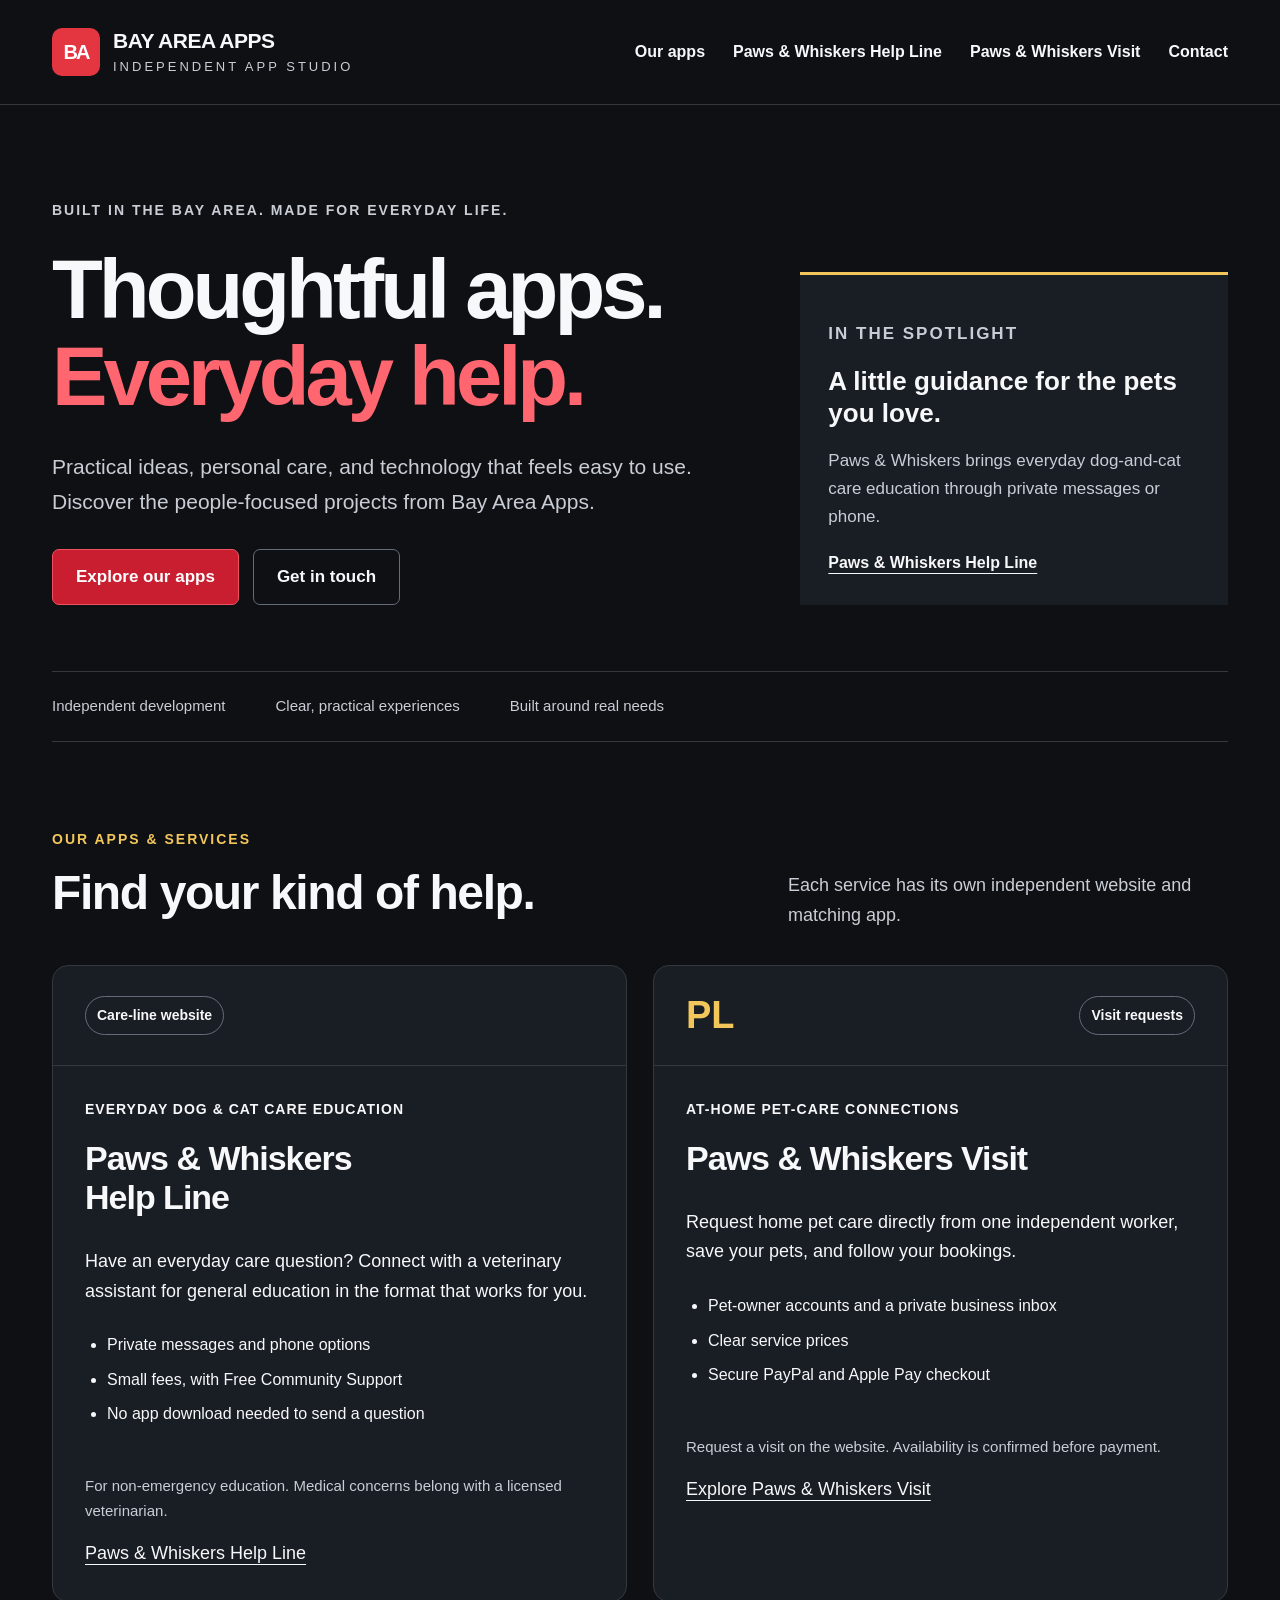
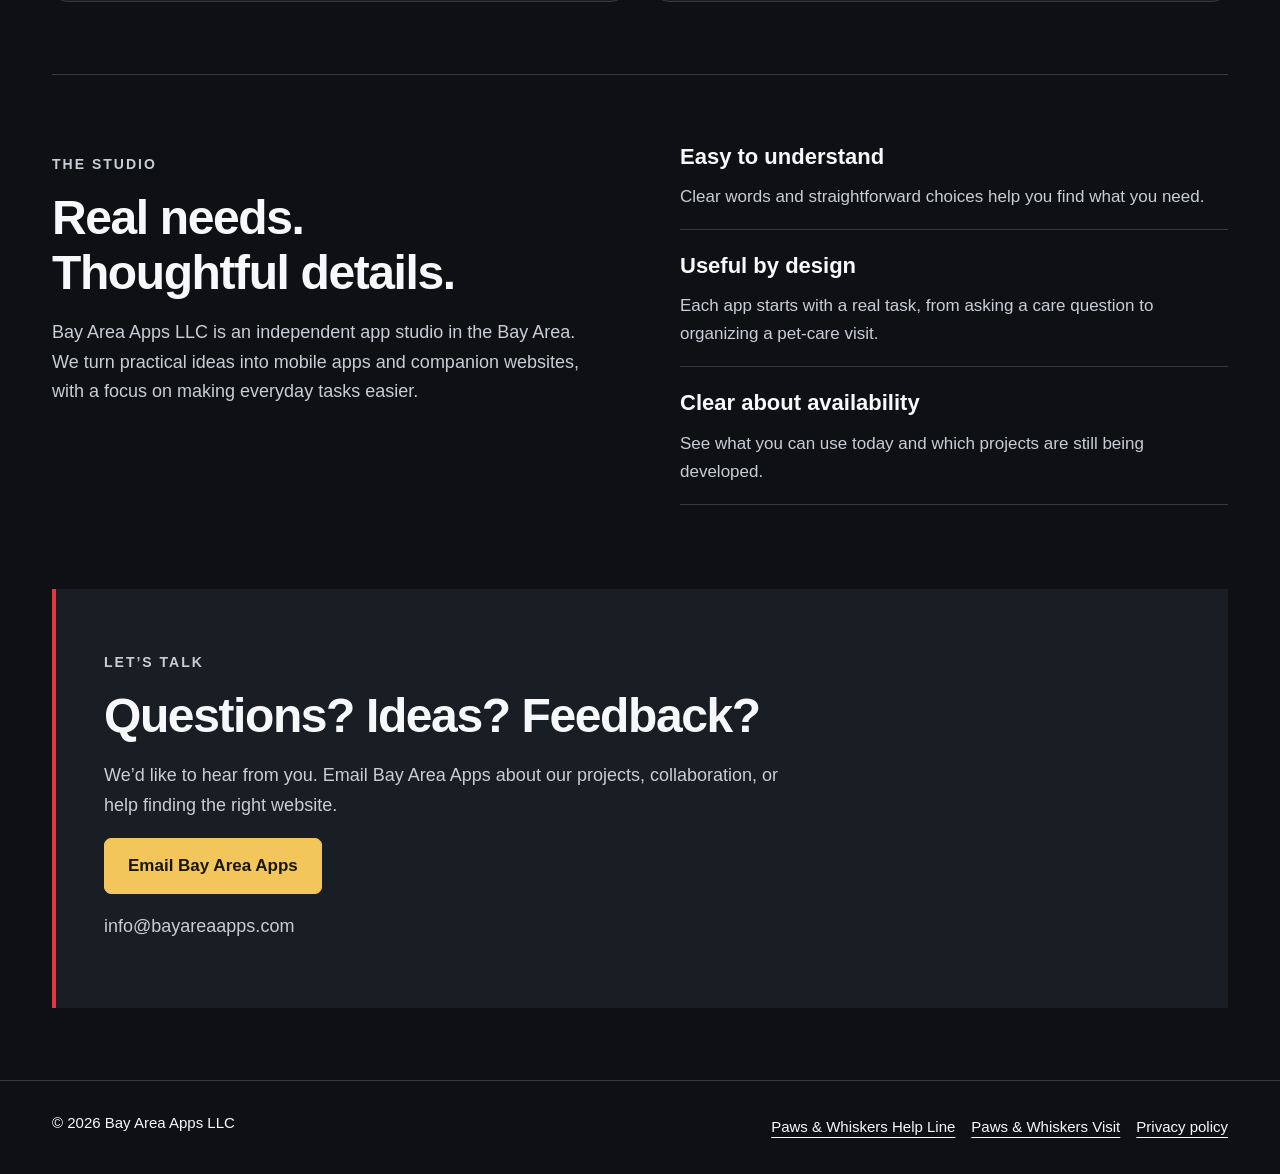
<file: index.html>
<!doctype html>
<html lang="en"><head><meta charset="utf-8"><meta name="viewport" content="width=device-width,initial-scale=1"><title>Bay Area Apps | Thoughtful Apps. Everyday Help.</title><meta name="description" content="Discover Bay Area Apps: Paws & Whiskers Help Line for everyday pet-care education and Paws &amp; Whiskers Visit, our at-home pet-care service."><link rel="canonical" href="https://bayareaapps.com/"><meta property="og:title" content="Bay Area Apps — Thoughtful Apps. Everyday Help."><meta property="og:description" content="Explore Paws & Whiskers Help Line and Paws &amp; Whiskers Visit."><meta property="og:type" content="website"><meta property="og:url" content="https://bayareaapps.com/"><meta name="theme-color" content="#0e1014"><link rel="stylesheet" href="/assets/studio.css"><script async src="https://www.googletagmanager.com/gtag/js?id=AW-16932498498"></script><script>window.dataLayer=window.dataLayer||[];function gtag(){dataLayer.push(arguments);}gtag('js',new Date());gtag('config','AW-16932498498');</script><script async src="https://pagead2.googlesyndication.com/pagead/js/adsbygoogle.js?client=ca-pub-4065093972696595" crossorigin="anonymous"></script><link rel="stylesheet" href="/assets/brand-colors.css"></head>
<body><a class="skip" href="#main">Skip to content</a><header class="top"><div class="container"><nav class="nav" aria-label="Main navigation"><a class="logo" href="/" aria-label="Bay Area Apps home"><span class="mark" aria-hidden="true">BA</span><span>BAY AREA APPS<small>INDEPENDENT APP STUDIO</small></span></a><button class="menu" type="button" aria-expanded="false" aria-controls="main-links">Menu</button><div class="navlinks" id="main-links"><a href="#apps">Our apps</a><a href="/paws-whiskers/">Paws &amp; Whiskers Help Line</a><a href="/petassist-local/">Paws &amp; Whiskers Visit</a><a href="#contact">Contact</a></div></nav></div></header>
<main id="main" class="container"><section class="hero"><div><p class="kicker">Built in the Bay Area. Made for everyday life.</p><h1>Thoughtful apps.<br><span>Everyday help.</span></h1><p class="intro">Practical ideas, personal care, and technology that feels easy to use. Discover the people-focused projects from Bay Area Apps.</p><div class="actions"><a class="button" href="#apps">Explore our apps</a><a class="button outline" href="#contact">Get in touch</a></div></div><aside class="hero-note"><p class="kicker">In the spotlight</p><h2>A little guidance for the pets you love.</h2><p>Paws &amp; Whiskers brings everyday dog-and-cat care education through private messages or phone.</p><a href="/paws-whiskers/">Paws &amp; Whiskers Help Line</a></aside></section>
<div class="band" aria-label="Studio focus"><span>Independent development</span><span>Clear, practical experiences</span><span>Built around real needs</span></div>
<section class="section" id="apps"><div class="heading"><div><p class="kicker">Our apps &amp; services</p><h2>Find your kind of help.</h2></div><p>Each service has its own independent website and matching app.</p></div><div class="projects">
<article class="project"><div class="project-top"><span class="badge">Care-line website</span></div><div class="project-body"><p class="category">Everyday dog &amp; cat care education</p><h3>Paws &amp; Whiskers<br>Help Line</h3><p>Have an everyday care question? Connect with a veterinary assistant for general education in the format that works for you.</p><ul><li>Private messages and phone options</li><li>Small fees, with Free Community Support</li><li>No app download needed to send a question</li></ul><p class="note">For non-emergency education. Medical concerns belong with a licensed veterinarian.</p><a href="/paws-whiskers/">Paws &amp; Whiskers Help Line</a></div></article>
<article class="project green"><div class="project-top"><span class="project-number" aria-hidden="true">PL</span><span class="badge">Visit requests</span></div><div class="project-body"><p class="category">At-home pet-care connections</p><h3>Paws &amp; Whiskers Visit</h3><p>Request home pet care directly from one independent worker, save your pets, and follow your bookings.</p><ul><li>Pet-owner accounts and a private business inbox</li><li>Clear service prices</li><li>Secure PayPal and Apple Pay checkout</li></ul><p class="note">Request a visit on the website. Availability is confirmed before payment.</p><a href="/petassist-local/">Explore Paws &amp; Whiskers Visit</a></div></article>
</div></section>
<section class="about" id="studio"><div><p class="kicker">The studio</p><h2>Real needs.<br>Thoughtful details.</h2><p>Bay Area Apps LLC is an independent app studio in the Bay Area. We turn practical ideas into mobile apps and companion websites, with a focus on making everyday tasks easier.</p></div><div><div class="principle"><h3>Easy to understand</h3><p>Clear words and straightforward choices help you find what you need.</p></div><div class="principle"><h3>Useful by design</h3><p>Each app starts with a real task, from asking a care question to organizing a pet-care visit.</p></div><div class="principle"><h3>Clear about availability</h3><p>See what you can use today and which projects are still being developed.</p></div></div></section>
<section class="contact" id="contact"><p class="kicker">Let’s talk</p><h2>Questions? Ideas? Feedback?</h2><p>We’d like to hear from you. Email Bay Area Apps about our projects, collaboration, or help finding the right website.</p><a class="button light" href="mailto:info@bayareaapps.com">Email Bay Area Apps</a><p>info@bayareaapps.com</p></section></main>
<footer><div class="container foot"><span>© 2026 Bay Area Apps LLC</span><nav aria-label="Footer navigation"><a href="/paws-whiskers/">Paws &amp; Whiskers Help Line</a><a href="/petassist-local/">Paws &amp; Whiskers Visit</a><a href="/privacy/">Privacy policy</a></nav></div></footer>
<script>const menu=document.querySelector('.menu'),links=document.querySelector('.navlinks');menu.addEventListener('click',()=>{const open=links.classList.toggle('open');menu.setAttribute('aria-expanded',String(open));});links.addEventListener('click',e=>{if(e.target.closest('a')){links.classList.remove('open');menu.setAttribute('aria-expanded','false');}});document.addEventListener('keydown',e=>{if(e.key==='Escape'&&links.classList.contains('open')){links.classList.remove('open');menu.setAttribute('aria-expanded','false');menu.focus();}});</script></body></html>
</file>
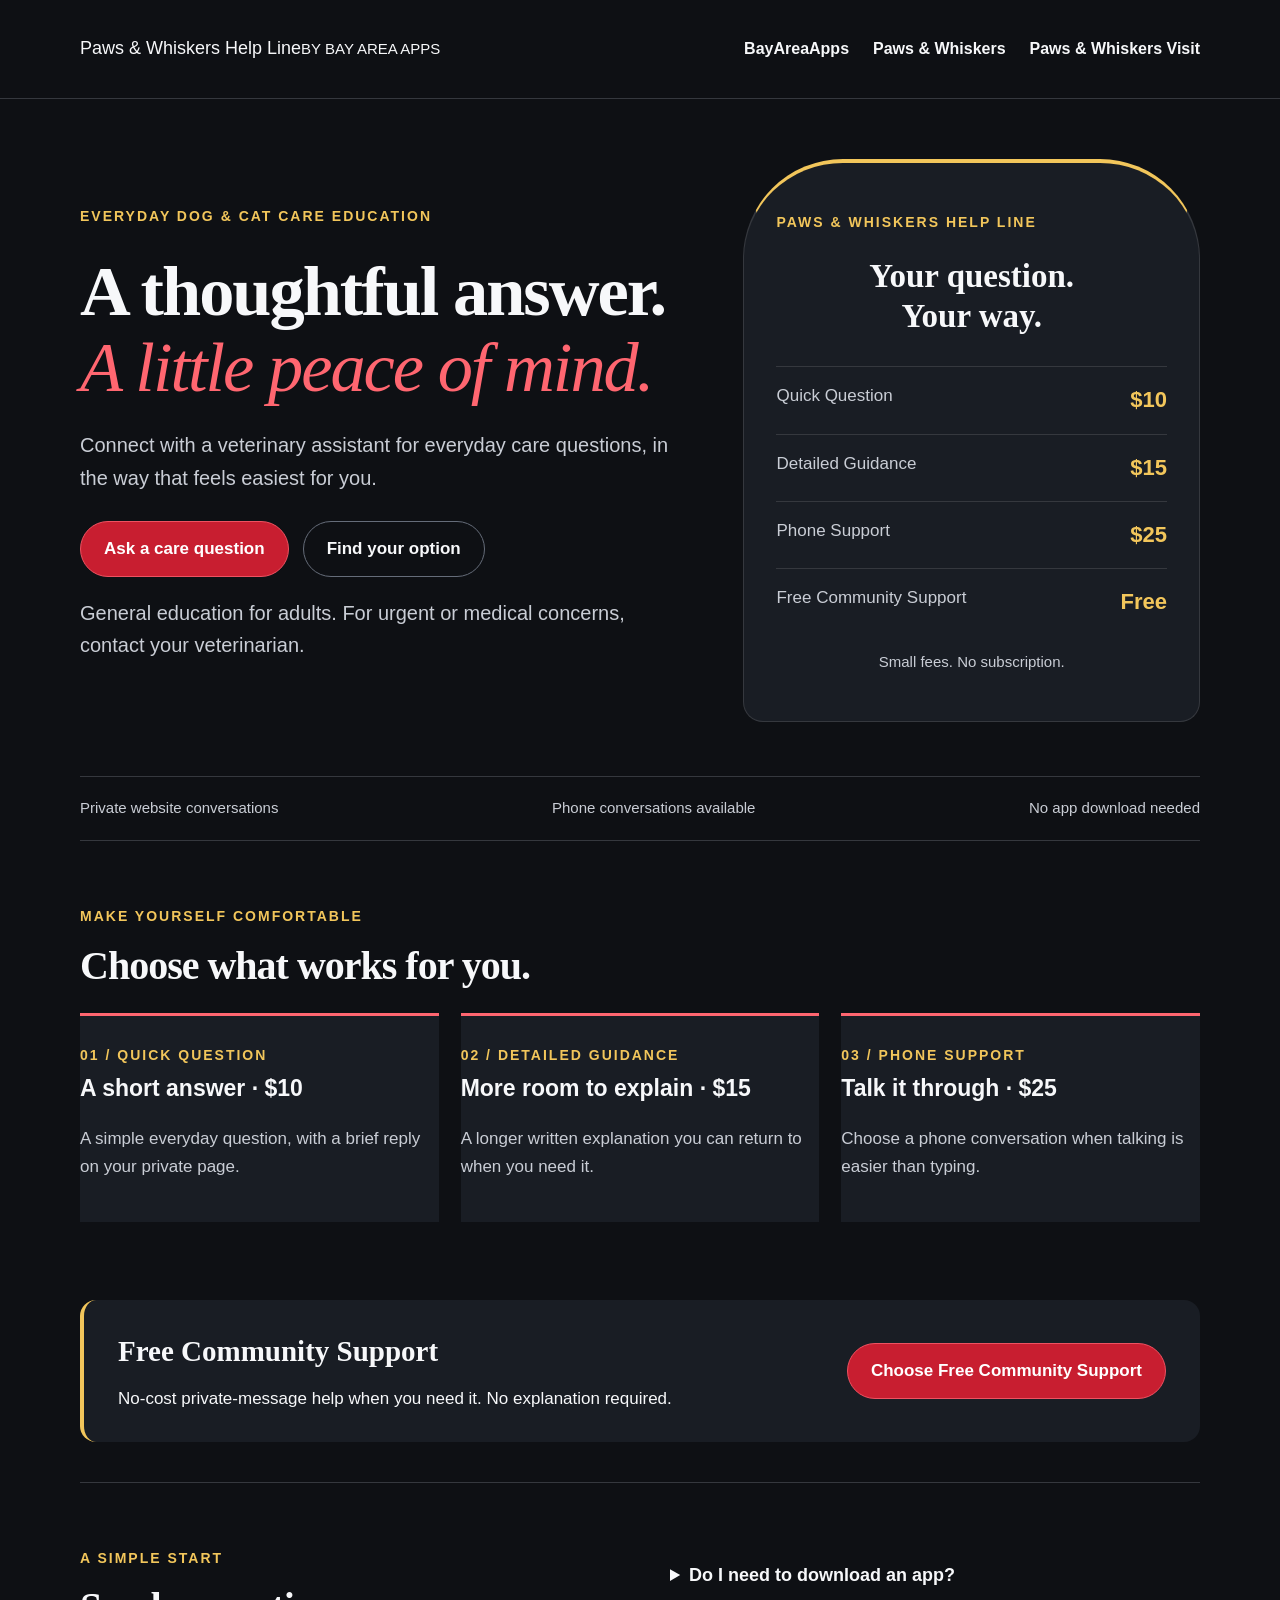
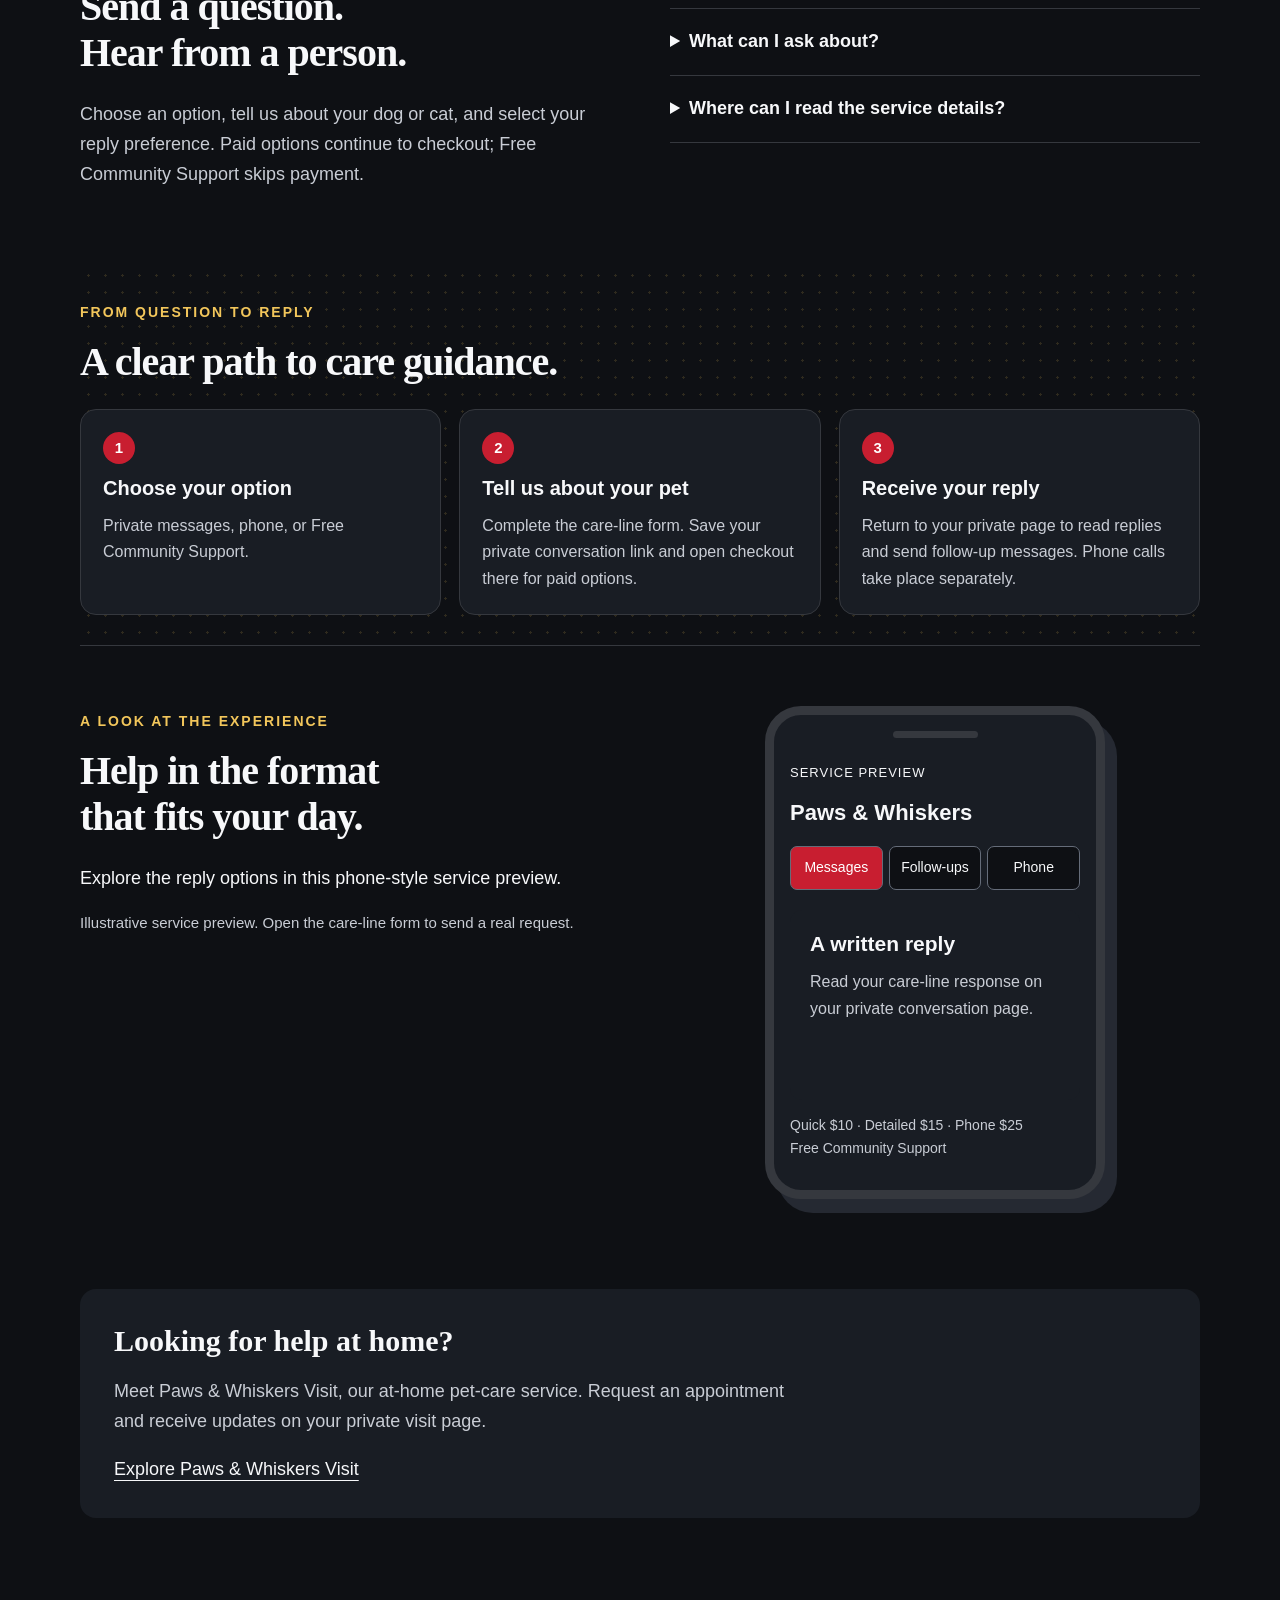
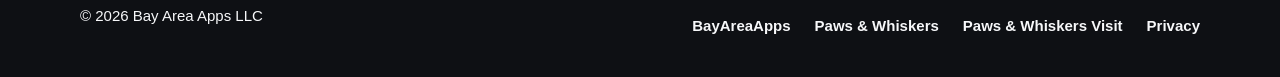
<file: paws-whiskers/index.html>
<!doctype html><html lang="en"><head><meta charset="utf-8"><meta name="viewport" content="width=device-width,initial-scale=1"><title>Paws &amp; Whiskers Help Line | Bay Area Apps</title><meta name="description" content="Thoughtful everyday dog and cat care education through private messages or phone. Small fees and Free Community Support."><link rel="canonical" href="https://bayareaapps.com/paws-whiskers/"><meta property="og:title" content="Paws &amp; Whiskers Help Line"><meta property="og:description" content="Thoughtful everyday dog and cat care education through private messages or phone. Small fees and Free Community Support."><meta property="og:type" content="website"><meta property="og:url" content="https://bayareaapps.com/paws-whiskers/"><link rel="stylesheet" href="/assets/paws-theme.css"><script async src="https://pagead2.googlesyndication.com/pagead/js/adsbygoogle.js?client=ca-pub-4065093972696595" crossorigin="anonymous"></script><link rel="stylesheet" href="/assets/brand-colors.css"></head><body><a class="skip" href="#main">Skip to content</a><header><div class="wrap"><nav class="nav" aria-label="Main navigation"><span>Paws &amp; Whiskers Help Line<small>BY BAY AREA APPS</small></span><button type="button" class="menu" aria-expanded="false" aria-controls="main-links">Menu</button><div class="links" id="main-links"><a href="/">BayAreaApps</a><a href="/paws-whiskers/">Paws &amp; Whiskers</a><a href="/petassist-local/">Paws &amp; Whiskers Visit</a></div></nav></div></header><main id="main" class="wrap"><section class="intro-section"><div><span class="label">Everyday dog &amp; cat care education</span><h1>A thoughtful answer.<br><em>A little peace of mind.</em></h1><p>Connect with a veterinary assistant for everyday care questions, in the way that feels easiest for you.</p><div class="actions"><a class="button" href="https://paws-whiskers-care-line.dkjmmz6whh.workers.dev/">Ask a care question</a><a class="button secondary" href="#options">Find your option</a></div><p class="note">General education for adults. For urgent or medical concerns, contact your veterinarian.</p></div><div><aside class="care-card"><span class="label">Paws &amp; Whiskers Help Line</span><h2>Your question.<br>Your way.</h2><div class="care-row"><span>Quick Question</span><strong>$10</strong></div><div class="care-row"><span>Detailed Guidance</span><strong>$15</strong></div><div class="care-row"><span>Phone Support</span><strong>$25</strong></div><div class="care-row"><span>Free Community Support</span><strong>Free</strong></div><p class="note">Small fees. No subscription.</p></aside></div></section><div class="ribbon"><span>Private website conversations</span><span>Phone conversations available</span><span>No app download needed</span></div><section class="section" id="options"><span class="label">Make yourself comfortable</span><h2>Choose what works for you.</h2><div class="grid"><article class="option"><span class="step">01 / QUICK QUESTION</span><h3>A short answer · $10</h3><p>A simple everyday question, with a brief reply on your private page.</p></article><article class="option"><span class="step">02 / DETAILED GUIDANCE</span><h3>More room to explain · $15</h3><p>A longer written explanation you can return to when you need it.</p></article><article class="option"><span class="step">03 / PHONE SUPPORT</span><h3>Talk it through · $25</h3><p>Choose a phone conversation when talking is easier than typing.</p></article></div></section><section class="community"><div><h2>Free Community Support</h2><p>No-cost private-message help when you need it. No explanation required.</p></div><a class="button" href="https://paws-whiskers-care-line.dkjmmz6whh.workers.dev/">Choose Free Community Support</a></section><section class="section pair faq-section"><div><span class="label">A simple start</span><h2>Send a question.<br>Hear from a person.</h2><p>Choose an option, tell us about your dog or cat, and select your reply preference. Paid options continue to checkout; Free Community Support skips payment.</p></div><div><details><summary>Do I need to download an app?</summary><p>No. Send your question using the website. Your reply comes through private messages or phone.</p></details><details><summary>What can I ask about?</summary><p>General everyday care education and preparing questions for your veterinarian. This care line does not diagnose, prescribe, or provide treatment plans.</p></details><details><summary>Where can I read the service details?</summary><p>Review the <a href="https://paws-whiskers-care-line.dkjmmz6whh.workers.dev/terms.html">service and refund terms</a> and <a href="https://paws-whiskers-care-line.dkjmmz6whh.workers.dev/privacy.html">care-line privacy notice</a>.</p></details></div></section><section class="section pattern-band visual-area"><span class="label">From question to reply</span><h2>A clear path to care guidance.</h2><ol class="flow" aria-label="How the care line works"><li><span class="step-count">1</span><strong>Choose your option</strong><p>Private messages, phone, or Free Community Support.</p></li><li><span class="step-count">2</span><strong>Tell us about your pet</strong><p>Complete the care-line form. Save your private conversation link and open checkout there for paid options.</p></li><li><span class="step-count">3</span><strong>Receive your reply</strong><p>Return to your private page to read replies and send follow-up messages. Phone calls take place separately.</p></li></ol></section><section class="section pair preview-section"><div><span class="label">A look at the experience</span><h2>Help in the format<br>that fits your day.</h2><p>Explore the reply options in this phone-style service preview.</p><p class="note">Illustrative service preview. Open the care-line form to send a real request.</p></div><div class="phone" data-preview-group><div class="phone-top" aria-hidden="true"></div><p class="preview-tag">Service preview</p><h3 class="phone-title">Paws &amp; Whiskers</h3><div class="phone-tabs" aria-label="Preview reply options"><button type="button" data-preview-tab="email" aria-pressed="true">Messages</button><button type="button" data-preview-tab="text" aria-pressed="false">Follow-ups</button><button type="button" data-preview-tab="phone" aria-pressed="false">Phone</button></div><div class="phone-panel" data-preview-panel="email"><h3>A written reply</h3><p>Read your care-line response on your private conversation page.</p></div><div class="phone-panel" data-preview-panel="text" hidden><h3>Keep the conversation together</h3><p>Send follow-up questions on the same private page. Bookmark it and return to check for replies.</p></div><div class="phone-panel" data-preview-panel="phone" hidden><h3>Talk it through</h3><p>Choose phone support when a conversation is easier.</p></div><p class="phone-mini">Quick $10 · Detailed $15 · Phone $25<br>Free Community Support</p></div></section><section class="sister"><h2>Looking for help at home?</h2><p>Meet Paws &amp; Whiskers Visit, our at-home pet-care service. Request an appointment and receive updates on your private visit page.</p><a href="/petassist-local/">Explore Paws &amp; Whiskers Visit</a></section></main><footer><div class="wrap"><span>© 2026 Bay Area Apps LLC</span><nav class="links" aria-label="Footer navigation"><a href="/">BayAreaApps</a><a href="/paws-whiskers/">Paws &amp; Whiskers</a><a href="/petassist-local/">Paws &amp; Whiskers Visit</a><a href="/privacy/">Privacy</a></nav></div></footer><script>const menu=document.querySelector('.menu'),links=document.querySelector('#main-links');menu.addEventListener('click',()=>{menu.setAttribute('aria-expanded',String(links.classList.toggle('open')))});links.addEventListener('click',e=>{if(e.target.closest('a')){links.classList.remove('open');menu.setAttribute('aria-expanded','false')}});document.addEventListener('keydown',e=>{if(e.key==='Escape'&&links.classList.contains('open')){links.classList.remove('open');menu.setAttribute('aria-expanded','false');menu.focus()}});</script><script src="/assets/visual-previews.js" defer></script></body></html>
</file>
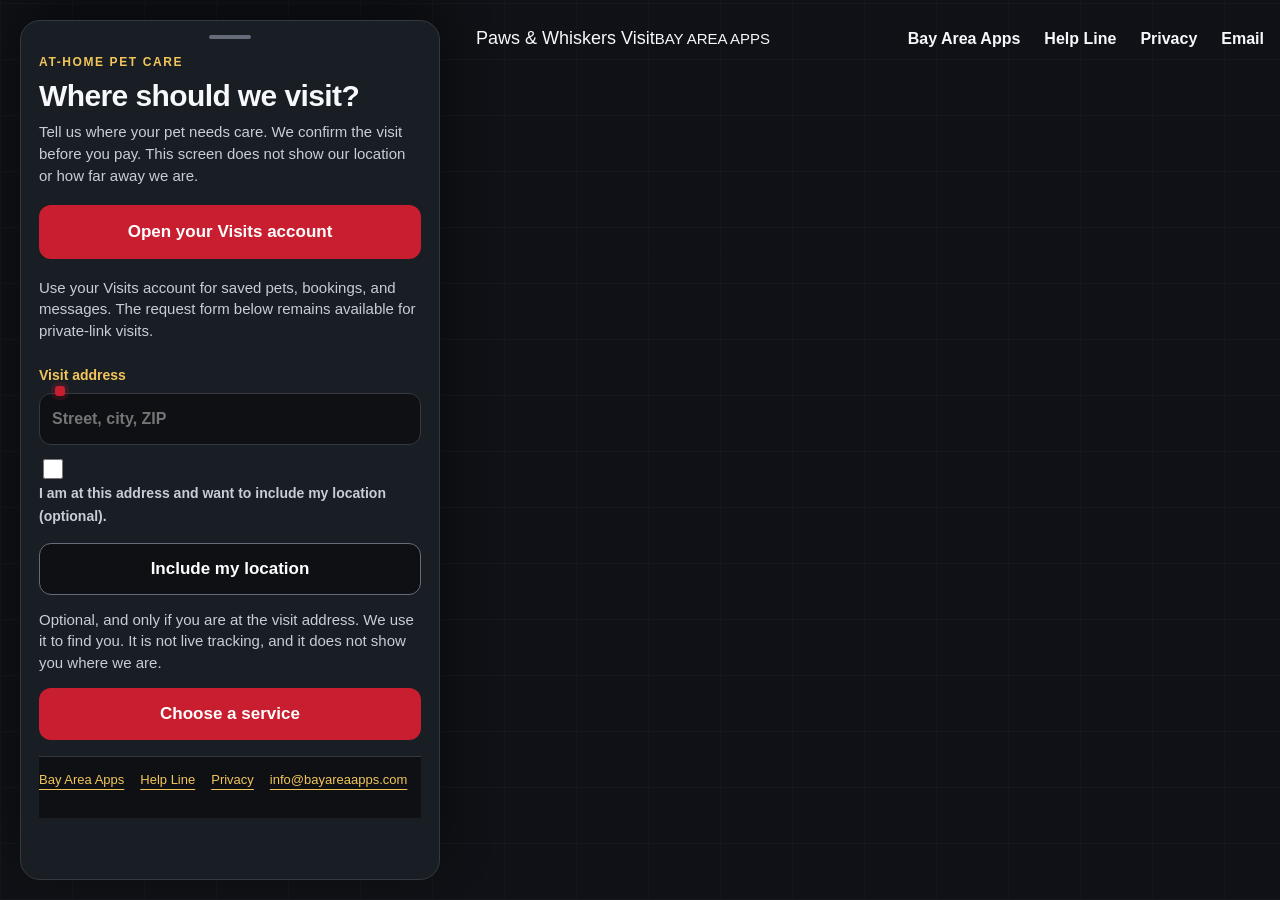
<file: petassist-local/index.html>
<!doctype html>
<html lang="en">
<head>
<meta charset="utf-8">
<meta name="viewport" content="width=device-width,initial-scale=1,viewport-fit=cover">
<meta name="referrer" content="no-referrer">
<meta http-equiv="Content-Security-Policy" content="default-src 'self'; script-src 'self'; style-src 'self'; connect-src https://vet-helpline-development.dkjmmz6whh.workers.dev; img-src 'self' data:; base-uri 'none'; form-action 'none'; frame-src 'none'">
<title>Paws & Whiskers Visit | Bay Area Apps</title>
<meta name="description" content="Request an at-home pet-care visit. Follow your appointment on a private page, then pay with PayPal or Apple Pay after we confirm.">
<link rel="canonical" href="https://bayareaapps.com/petassist-local/">
<meta property="og:title" content="Paws & Whiskers Visit">
<meta property="og:description" content="Request pet care at home, follow the visit, and pay securely after confirmation.">
<meta property="og:type" content="website">
<meta property="og:url" content="https://bayareaapps.com/petassist-local/">
<link rel="stylesheet" href="/assets/local-theme.css">
<link rel="stylesheet" href="/assets/brand-colors.css">
<link rel="stylesheet" href="/assets/visits.css?v=20261005.2">
</head>
<body class="ride-app">
<a class="skip" href="#main">Skip to content</a>
<div class="map-stage" aria-hidden="true"></div>
<header class="ride-top">
<nav class="nav" aria-label="Main navigation">
<span>Paws & Whiskers Visit<small>BAY AREA APPS</small></span>
<button type="button" class="menu" aria-expanded="false" aria-controls="main-links">Menu</button>
<div class="links" id="main-links">
<a href="/">Bay Area Apps</a>
<a href="/paws-whiskers/">Help Line</a>
<a href="/privacy/">Privacy</a>
<a href="mailto:info@bayareaapps.com">Email</a>
</div>
</nav>
</header>
<main id="main">
<section class="sheet" id="visit-landing" aria-labelledby="request-title">
<div class="sheet-handle" aria-hidden="true"></div>
<p class="where-kicker">At-home pet care</p>
<h1 id="request-title">Where should we visit?</h1>
<p class="lede">Tell us where your pet needs care. We confirm the visit before you pay. This screen does not show our location or how far away we are.</p>
<p><a class="button" href="https://petassist-local-marketplace.dkjmmz6whh.workers.dev/">Open your Visits account</a></p>
<p class="visit-note">Use your Visits account for saved pets, bookings, and messages. The request form below remains available for private-link visits.</p>
<form class="ride-form" id="request-form">
<div class="step" data-step="where">
<label class="where-field">Visit address
<span class="where-dot" aria-hidden="true"></span>
<input name="address" autocomplete="street-address" maxlength="500" required placeholder="Street, city, ZIP">
</label>
<div class="visit-location">
<label class="location-confirm"><input type="checkbox" id="request-location-confirm"> I am at this address and want to include my location (optional).</label>
<div class="row-actions">
<button class="button secondary" type="button" id="request-location-share">Include my location</button>
<button class="button secondary" type="button" id="request-location-remove" hidden>Remove location</button>
</div>
<p class="form-status" id="request-location-status" role="status"></p>
<p class="visit-note">Optional, and only if you are at the visit address. We use it to find you. It is not live tracking, and it does not show you where we are.</p>
</div>
<button class="button" type="button" id="to-service" data-nav>Choose a service</button>
</div>
<div class="step" data-step="service" hidden>
<fieldset class="ride-options">
<legend>Choose your visit</legend>
<label class="ride-option"><input type="radio" name="service" value="nailTrim" checked><span><strong>Nail Trim</strong><small>A short at-home trim</small></span><b>$35</b></label>
<label class="ride-option"><input type="radio" name="service" value="medAdmin" data-service="medAdmin"><span><strong>Medication Care</strong><small>Help giving medication</small></span><b>$45</b></label>
<label class="ride-option"><input type="radio" name="service" value="labCollection"><span><strong>Sample Collection</strong><small>Lab sample pickup</small></span><b>$55</b></label>
<label class="ride-option"><input type="radio" name="service" value="wellnessCheck"><span><strong>Wellness Check</strong><small>A longer home visit</small></span><b>$65</b></label>
</fieldset>
<div class="row-actions">
<button class="button secondary" type="button" data-nav data-back="where">Back</button>
<button class="button" type="button" id="to-details" data-nav>Continue</button>
</div>
</div>
<div class="step" data-step="details" hidden>
<h2 id="details-title" tabindex="-1">Confirm your visit</h2>
<p class="lede">We confirm the time before any charge. Payment is PayPal or Apple Pay, the same checkout as the Help Line.</p>
<label>Your name<input name="clientName" autocomplete="name" maxlength="100" required></label>
<label>Email<input name="email" type="email" autocomplete="email" maxlength="200" required></label>
<label>Phone (optional)<input name="phone" type="tel" autocomplete="tel" maxlength="40"></label>
<label>Pet’s name<input name="petName" maxlength="100" required></label>
<label>Species<select name="species"><option>Dog</option><option>Cat</option><option>Rabbit</option><option>Bird</option><option>Other</option></select></label>
<label>Preferred date and time<input name="preferredAt" type="datetime-local" required></label>
<label>Notes (optional)<textarea name="notes" rows="3" maxlength="2000" placeholder="Gate codes, temperament, or what to bring."></textarea></label>
<label class="trap" aria-hidden="true">Website<input name="website" tabindex="-1" autocomplete="off"></label>
<label class="consent"><input type="checkbox" name="acceptedPrivacy" required><span>I agree to the <a href="/privacy/" target="_blank" rel="noopener">privacy notice</a> and will keep my private visit link safe.</span></label>
<p class="fare-line"><span>Visit total</span><strong id="request-fare">$35</strong></p>
<div class="row-actions">
<button class="button secondary" type="button" data-nav data-back="service">Back</button>
<button class="button" id="request-send" type="submit">Request visit</button>
</div>
<p class="form-status" id="request-status" role="status"></p>
<ol class="steps-mini">
<li><span>1</span> Send the request. Save the private link.</li>
<li><span>2</span> We confirm, then you can follow: on the way, caring for your pet, done.</li>
<li><span>3</span> Pay on this page with PayPal or Apple Pay after confirmation.</li>
</ol>
</div>
</form>
<noscript><p>JavaScript is needed to request a visit. Email <a href="mailto:info@bayareaapps.com">info@bayareaapps.com</a>.</p></noscript>
<footer class="ride-legal">
<a href="/">Bay Area Apps</a>
<a href="/paws-whiskers/">Help Line</a>
<a href="/privacy/">Privacy</a>
<a href="mailto:info@bayareaapps.com">info@bayareaapps.com</a>
</footer>
</section>

<section class="sheet visit-portal" id="visit-portal" hidden aria-labelledby="portal-title">
<div class="sheet-handle" aria-hidden="true"></div>
<span class="status-pill" id="status-pill">Visit</span>
<h1 id="portal-title">Your pet-care visit</h1>
<h2 id="journey-title">Waiting for confirmation</h2>
<p id="journey-note" class="visit-note"></p>
<ol class="visit-progress" id="visit-progress" aria-label="Appointment progress"></ol>
<div class="visit-summary" id="visit-summary"></div>
<div class="pay-bar">
<a class="button gold" id="visit-pay" hidden target="_blank" rel="noopener noreferrer">Pay with PayPal or Apple Pay</a>
<p class="visit-note" id="visit-payment-note"></p>
</div>
<p class="form-status" id="portal-status" role="status"></p>
<section class="visit-location" aria-labelledby="visit-location-title">
<h2 id="visit-location-title">Pickup</h2>
<p id="visit-address"></p>
<div class="portal-actions">
<a class="button secondary" id="visit-map" target="_blank" rel="noopener noreferrer" hidden>Open your address in Maps</a>
</div>
<label class="location-confirm"><input type="checkbox" id="portal-location-confirm"> I am at the visit address and want to share this location.</label>
<div class="portal-actions">
<button class="button secondary" type="button" id="portal-location-share">Share visit location</button>
<button class="button secondary" type="button" id="portal-location-remove" hidden>Remove shared location</button>
</div>
<p class="form-status" id="location-status" role="status"></p>
<p class="visit-note">Your address stays on this private page. We do not show our home, a live location, or how far away we are.</p>
</section>
<h2>Visit questions &amp; messages</h2>
<p>Ask about arrival time, preparing your pet, supplies, access to your home, or follow-up from this appointment. Messages stay with this visit and do not create a separate Help Line request or fee.</p>
<ul class="visit-messages" id="visit-messages" aria-label="Visit messages"></ul>
<form id="message-form" class="ride-form">
<label for="visit-message">Message the business</label>
<textarea id="visit-message" rows="3" maxlength="2000" required placeholder="What should I have ready before you arrive?"></textarea>
<button class="button" id="message-send" type="submit">Send</button>
</form>
<div class="portal-actions">
<button class="button secondary" type="button" id="visit-refresh">Refresh</button>
<button class="button secondary" type="button" id="visit-copy">Copy private link</button>
</div>
<p class="visit-note">Keep this link private. Anyone with it can view the visit and send messages. Email <a href="mailto:info@bayareaapps.com">info@bayareaapps.com</a> for help.</p>
</section>
</main>
<script src="/assets/visits.js?v=20261005.2" defer></script>
</body>
</html>
</file>
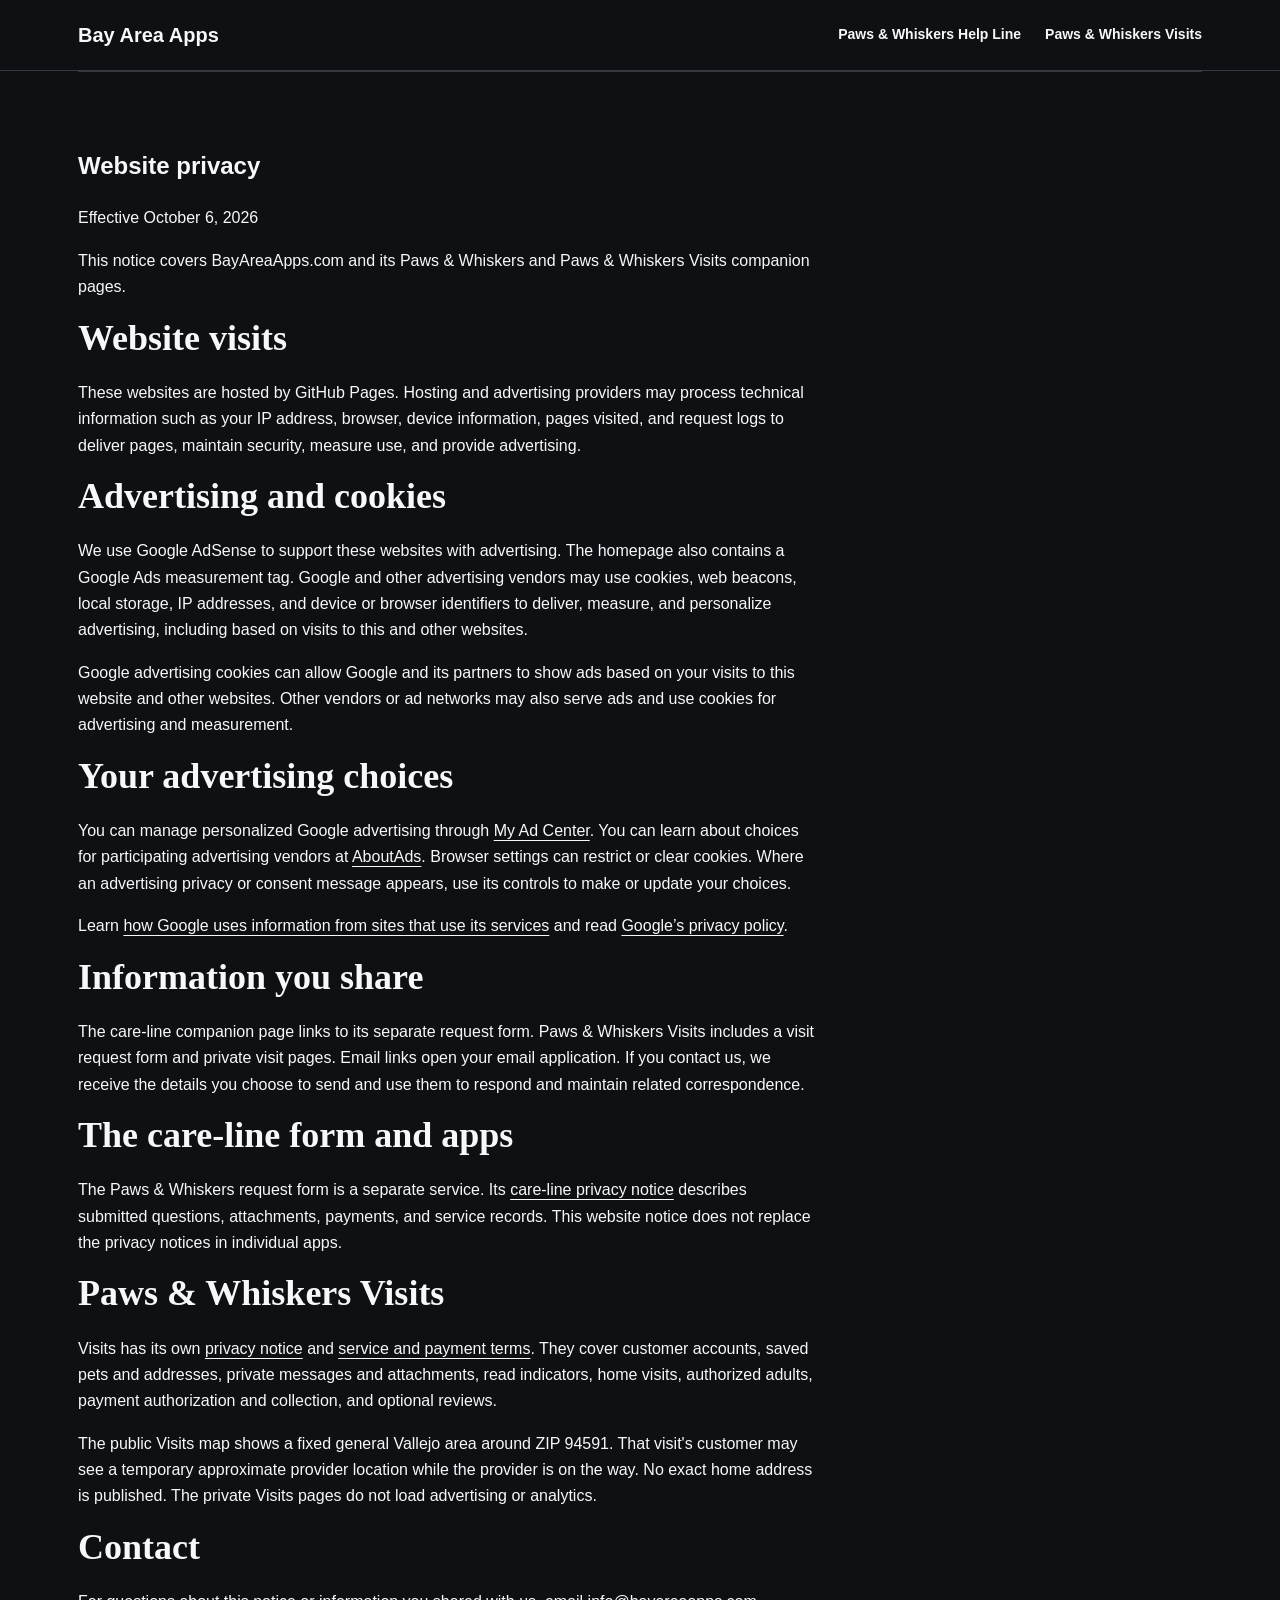
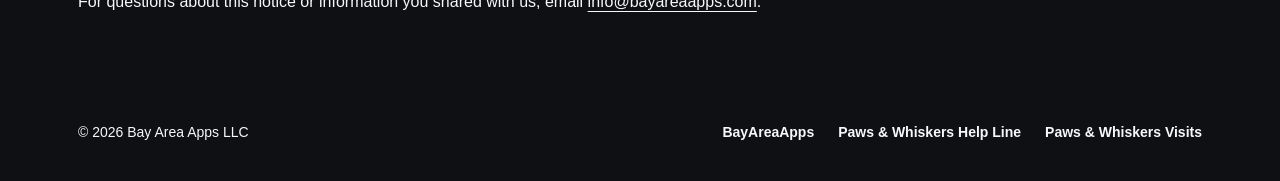
<file: privacy/index.html>
<!doctype html><html lang="en"><head><meta charset="utf-8"><meta name="viewport" content="width=device-width,initial-scale=1"><title>Website Privacy | Bay Area Apps</title><meta name="description" content="How Bay Area Apps websites use advertising, cookies, and information you choose to share."><link rel="canonical" href="https://bayareaapps.com/privacy/"><link rel="stylesheet" href="/assets/pet-sites.css"><link rel="stylesheet" href="/assets/brand-colors.css"></head><body><a class="skip" href="#main">Skip to content</a><header><nav class="nav" aria-label="Main navigation"><a class="brand" href="/">Bay Area Apps</a><div class="links"><a href="/paws-whiskers/">Paws &amp; Whiskers Help Line</a><a href="/paws-whiskers-visits/">Paws &amp; Whiskers Visits</a></div></nav></header><main class="wrap" id="main"><section class="section"><h1>Website privacy</h1><p>Effective October 6, 2026</p><p>This notice covers BayAreaApps.com and its Paws &amp; Whiskers and Paws &amp; Whiskers Visits companion pages.</p><h2>Website visits</h2><p>These websites are hosted by GitHub Pages. Hosting and advertising providers may process technical information such as your IP address, browser, device information, pages visited, and request logs to deliver pages, maintain security, measure use, and provide advertising.</p><h2>Advertising and cookies</h2><p>We use Google AdSense to support these websites with advertising. The homepage also contains a Google Ads measurement tag. Google and other advertising vendors may use cookies, web beacons, local storage, IP addresses, and device or browser identifiers to deliver, measure, and personalize advertising, including based on visits to this and other websites.</p><p>Google advertising cookies can allow Google and its partners to show ads based on your visits to this website and other websites. Other vendors or ad networks may also serve ads and use cookies for advertising and measurement.</p><h2>Your advertising choices</h2><p>You can manage personalized Google advertising through <a href="https://myadcenter.google.com/">My Ad Center</a>. You can learn about choices for participating advertising vendors at <a href="https://www.aboutads.info/choices/">AboutAds</a>. Browser settings can restrict or clear cookies. Where an advertising privacy or consent message appears, use its controls to make or update your choices.</p><p>Learn <a href="https://policies.google.com/technologies/partner-sites">how Google uses information from sites that use its services</a> and read <a href="https://policies.google.com/privacy">Google’s privacy policy</a>.</p><h2>Information you share</h2><p>The care-line companion page links to its separate request form. Paws &amp; Whiskers Visits includes a visit request form and private visit pages. Email links open your email application. If you contact us, we receive the details you choose to send and use them to respond and maintain related correspondence.</p><h2>The care-line form and apps</h2><p>The Paws &amp; Whiskers request form is a separate service. Its <a href="https://paws-whiskers-care-line.dkjmmz6whh.workers.dev/privacy.html">care-line privacy notice</a> describes submitted questions, attachments, payments, and service records. This website notice does not replace the privacy notices in individual apps.</p><h2>Paws &amp; Whiskers Visits</h2><p>Visits has its own <a href="https://petassist-local-marketplace.dkjmmz6whh.workers.dev/privacy">privacy notice</a> and <a href="https://petassist-local-marketplace.dkjmmz6whh.workers.dev/terms">service and payment terms</a>. They cover customer accounts, saved pets and addresses, private messages and attachments, read indicators, home visits, authorized adults, payment authorization and collection, and optional reviews.</p><p>The public Visits map shows a fixed general Vallejo area around ZIP 94591. That visit's customer may see a temporary approximate provider location while the provider is on the way. No exact home address is published. The private Visits pages do not load advertising or analytics.</p><h2>Contact</h2><p>For questions about this notice or information you shared with us, email <a href="mailto:info@bayareaapps.com">info@bayareaapps.com</a>.</p></section></main><footer><div class="wrap"><p>© 2026 Bay Area Apps LLC</p><div class="links"><a href="/">BayAreaApps</a><a href="/paws-whiskers/">Paws &amp; Whiskers Help Line</a><a href="/paws-whiskers-visits/">Paws &amp; Whiskers Visits</a></div></div></footer></body></html>
</file>
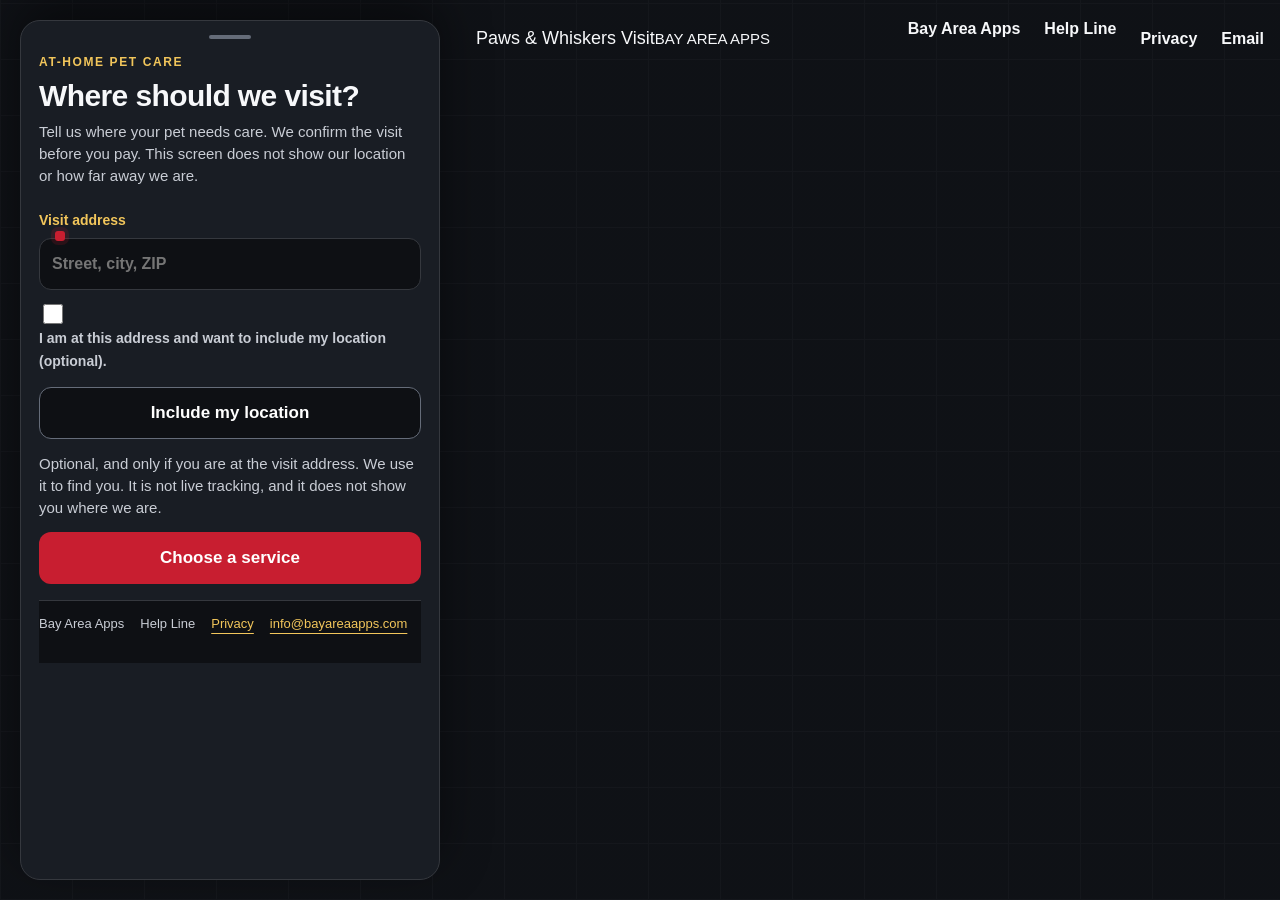
<file: petassist-local/legacy.html>
<!doctype html>
<html lang="en">
<head>
<meta charset="utf-8">
<meta name="viewport" content="width=device-width,initial-scale=1,viewport-fit=cover">
<meta name="referrer" content="no-referrer">
<meta http-equiv="Content-Security-Policy" content="default-src 'self'; script-src 'self'; style-src 'self'; connect-src https://vet-helpline-development.dkjmmz6whh.workers.dev; img-src 'self' data:; base-uri 'none'; form-action 'none'; frame-src 'none'">
<title>Paws & Whiskers Visit | Bay Area Apps</title>
<meta name="description" content="Request an at-home pet-care visit. Follow your appointment on a private page, then pay with PayPal or Apple Pay after we confirm.">
<link rel="canonical" href="https://petassist-local-marketplace.dkjmmz6whh.workers.dev/">
<meta property="og:title" content="Paws & Whiskers Visit">
<meta property="og:description" content="Request pet care at home, follow the visit, and pay securely after confirmation.">
<meta property="og:type" content="website">
<meta property="og:url" content="https://bayareaapps.com/petassist-local/">
<link rel="stylesheet" href="/assets/local-theme.css">
<link rel="stylesheet" href="/assets/brand-colors.css">
<link rel="stylesheet" href="/assets/visits.css?v=20261005.2">
</head>
<body class="ride-app">
<a class="skip" href="#main">Skip to content</a>
<div class="map-stage" aria-hidden="true"></div>
<header class="ride-top">
<nav class="nav" aria-label="Main navigation">
<span>Paws & Whiskers Visit<small>BAY AREA APPS</small></span>
<button type="button" class="menu" aria-expanded="false" aria-controls="main-links">Menu</button>
<div class="links" id="main-links">
<span>Bay Area Apps</span>
<span>Help Line</span>
<a href="/privacy/">Privacy</a>
<a href="mailto:info@bayareaapps.com">Email</a>
</div>
</nav>
</header>
<main id="main">
<section class="sheet" id="visit-landing" aria-labelledby="request-title">
<div class="sheet-handle" aria-hidden="true"></div>
<p class="where-kicker">At-home pet care</p>
<h1 id="request-title">Where should we visit?</h1>
<p class="lede">Tell us where your pet needs care. We confirm the visit before you pay. This screen does not show our location or how far away we are.</p>
<form class="ride-form" id="request-form">
<div class="step" data-step="where">
<label class="where-field">Visit address
<span class="where-dot" aria-hidden="true"></span>
<input name="address" autocomplete="street-address" maxlength="500" required placeholder="Street, city, ZIP">
</label>
<div class="visit-location">
<label class="location-confirm"><input type="checkbox" id="request-location-confirm"> I am at this address and want to include my location (optional).</label>
<div class="row-actions">
<button class="button secondary" type="button" id="request-location-share">Include my location</button>
<button class="button secondary" type="button" id="request-location-remove" hidden>Remove location</button>
</div>
<p class="form-status" id="request-location-status" role="status"></p>
<p class="visit-note">Optional, and only if you are at the visit address. We use it to find you. It is not live tracking, and it does not show you where we are.</p>
</div>
<button class="button" type="button" id="to-service" data-nav>Choose a service</button>
</div>
<div class="step" data-step="service" hidden>
<fieldset class="ride-options">
<legend>Choose your visit</legend>
<label class="ride-option"><input type="radio" name="service" value="nailTrim" checked><span><strong>Nail Trim</strong><small>A short at-home trim</small></span><b>$35</b></label>
<label class="ride-option"><input type="radio" name="service" value="medAdmin" data-service="medAdmin"><span><strong>Medication Care</strong><small>Help giving medication</small></span><b>$45</b></label>
<label class="ride-option"><input type="radio" name="service" value="labCollection"><span><strong>Sample Collection</strong><small>Lab sample pickup</small></span><b>$55</b></label>
<label class="ride-option"><input type="radio" name="service" value="wellnessCheck"><span><strong>Wellness Check</strong><small>A longer home visit</small></span><b>$65</b></label>
</fieldset>
<div class="row-actions">
<button class="button secondary" type="button" data-nav data-back="where">Back</button>
<button class="button" type="button" id="to-details" data-nav>Continue</button>
</div>
</div>
<div class="step" data-step="details" hidden>
<h2 id="details-title" tabindex="-1">Confirm your visit</h2>
<p class="lede">We confirm the time before any charge. Payment is PayPal or Apple Pay, the same checkout as the Help Line.</p>
<label>Your name<input name="clientName" autocomplete="name" maxlength="100" required></label>
<label>Email<input name="email" type="email" autocomplete="email" maxlength="200" required></label>
<label>Phone (optional)<input name="phone" type="tel" autocomplete="tel" maxlength="40"></label>
<label>Pet’s name<input name="petName" maxlength="100" required></label>
<label>Species<select name="species"><option>Dog</option><option>Cat</option><option>Rabbit</option><option>Bird</option><option>Other</option></select></label>
<label>Preferred date and time<input name="preferredAt" type="datetime-local" required></label>
<label>Notes (optional)<textarea name="notes" rows="3" maxlength="2000" placeholder="Gate codes, temperament, or what to bring."></textarea></label>
<label class="trap" aria-hidden="true">Website<input name="website" tabindex="-1" autocomplete="off"></label>
<label class="consent"><input type="checkbox" name="acceptedPrivacy" required><span>I agree to the <a href="/privacy/" target="_blank" rel="noopener">privacy notice</a> and will keep my private visit link safe.</span></label>
<p class="fare-line"><span>Visit total</span><strong id="request-fare">$35</strong></p>
<div class="row-actions">
<button class="button secondary" type="button" data-nav data-back="service">Back</button>
<button class="button" id="request-send" type="submit">Request visit</button>
</div>
<p class="form-status" id="request-status" role="status"></p>
<ol class="steps-mini">
<li><span>1</span> Send the request. Save the private link.</li>
<li><span>2</span> We confirm, then you can follow: on the way, caring for your pet, done.</li>
<li><span>3</span> Pay on this page with PayPal or Apple Pay after confirmation.</li>
</ol>
</div>
</form>
<noscript><p>JavaScript is needed to request a visit. Email <a href="mailto:info@bayareaapps.com">info@bayareaapps.com</a>.</p></noscript>
<footer class="ride-legal">
<span>Bay Area Apps</span>
<span>Help Line</span>
<a href="/privacy/">Privacy</a>
<a href="mailto:info@bayareaapps.com">info@bayareaapps.com</a>
</footer>
</section>

<section class="sheet visit-portal" id="visit-portal" hidden aria-labelledby="portal-title">
<div class="sheet-handle" aria-hidden="true"></div>
<span class="status-pill" id="status-pill">Visit</span>
<h1 id="portal-title">Your pet-care visit</h1>
<h2 id="journey-title">Waiting for confirmation</h2>
<p id="journey-note" class="visit-note"></p>
<ol class="visit-progress" id="visit-progress" aria-label="Appointment progress"></ol>
<div class="visit-summary" id="visit-summary"></div>
<div class="pay-bar">
<a class="button gold" id="visit-pay" hidden target="_blank" rel="noopener noreferrer">Pay with PayPal or Apple Pay</a>
<p class="visit-note" id="visit-payment-note"></p>
</div>
<p class="form-status" id="portal-status" role="status"></p>
<section class="visit-location" aria-labelledby="visit-location-title">
<h2 id="visit-location-title">Pickup</h2>
<p id="visit-address"></p>
<div class="portal-actions">
<a class="button secondary" id="visit-map" target="_blank" rel="noopener noreferrer" hidden>Open your address in Maps</a>
</div>
<label class="location-confirm"><input type="checkbox" id="portal-location-confirm"> I am at the visit address and want to share this location.</label>
<div class="portal-actions">
<button class="button secondary" type="button" id="portal-location-share">Share visit location</button>
<button class="button secondary" type="button" id="portal-location-remove" hidden>Remove shared location</button>
</div>
<p class="form-status" id="location-status" role="status"></p>
<p class="visit-note">Your address stays on this private page. We do not show our home, a live location, or how far away we are.</p>
</section>
<h2>Messages</h2>
<ul class="visit-messages" id="visit-messages" aria-label="Visit messages"></ul>
<form id="message-form" class="ride-form">
<label for="visit-message">Message the business</label>
<textarea id="visit-message" rows="3" maxlength="2000" required placeholder="Access notes or a time change"></textarea>
<button class="button" id="message-send" type="submit">Send</button>
</form>
<div class="portal-actions">
<button class="button secondary" type="button" id="visit-refresh">Refresh</button>
<button class="button secondary" type="button" id="visit-copy">Copy private link</button>
</div>
<p class="visit-note">Keep this link private. Anyone with it can view the visit and send messages. Email <a href="mailto:info@bayareaapps.com">info@bayareaapps.com</a> for help.</p>
</section>
</main>
<script src="/assets/visits.js?v=20261005.2" defer></script>
</body>
</html>
</file>
<file: assets/studio.css>
*{box-sizing:border-box}html{scroll-behavior:smooth;scroll-padding-top:30px}body{margin:0;background:#0e1014;color:#f7f8fa;font-family:Arial,Helvetica,sans-serif;font-size:18px;line-height:1.65}a{color:inherit;text-underline-offset:5px}a:focus-visible,button:focus-visible{outline:3px solid #f2c65b;outline-offset:5px}button{font:inherit}.skip{position:absolute;top:-100px;left:20px;padding:12px;background:#fff;color:#111;z-index:20}.skip:focus{top:12px}.container{max-width:1240px;margin:auto;padding:0 32px}.top{border-bottom:1px solid #35383e}.nav{display:flex;align-items:center;justify-content:space-between;gap:28px;min-height:104px}.logo{display:flex;align-items:center;gap:13px;text-decoration:none;font-weight:800;font-size:21px;line-height:1.15;letter-spacing:-.5px}.mark{display:grid;place-items:center;background:#e43641;color:white;width:48px;height:48px;border-radius:10px;letter-spacing:-2px;font-size:20px}.logo small{display:block;font-size:13px;font-weight:400;letter-spacing:3px;margin-top:6px;color:#c9cdd5}.navlinks{display:flex;align-items:center;gap:28px}.navlinks a{font-size:16px;font-weight:700;padding:10px 0;text-decoration:none}.navlinks a:hover{text-decoration:underline}.menu{display:none;color:white;border:1px solid #777;background:transparent;border-radius:7px;padding:8px 16px;min-height:48px}.hero{padding:80px 0 66px;display:grid;grid-template-columns:1.6fr 1fr;gap:64px;align-items:end}.kicker{font-size:14px;letter-spacing:2px;text-transform:uppercase;font-weight:700;color:#f2c65b}.hero h1{font-size:clamp(48px,6.5vw,88px);line-height:1.04;letter-spacing:-4px;margin:25px 0 30px;font-weight:800}.hero h1 span{color:#ff6670}.intro{font-size:21px;max-width:670px;color:#c9cdd5}.button{display:inline-flex;justify-content:center;align-items:center;min-height:52px;padding:13px 23px;border-radius:7px;background:#c81e30;color:white;text-decoration:none;font-size:17px;font-weight:700;border:1px solid #ee5261}.button:hover{background:#ac1929}.button.light{background:#f2c65b;border-color:#f2c65b;color:#191609}.button.outline{border-color:#656c79;background:transparent;color:white}.actions{display:flex;flex-wrap:wrap;gap:14px;margin-top:30px}.hero-note{padding:28px;border-top:3px solid #f2c65b;background:#191d24}.hero-note h2{font-size:26px;line-height:1.25;margin:14px 0}.hero-note p{color:#c9cdd5;font-size:17px}.hero-note a{font-size:16px;font-weight:700}.band{display:flex;gap:22px 50px;flex-wrap:wrap;border-top:1px solid #35383e;border-bottom:1px solid #35383e;padding:22px 0;color:#c9cdd5;font-size:15px}.section{padding:72px 0}.heading{display:flex;justify-content:space-between;align-items:end;gap:36px;margin-bottom:34px}.heading h2,.about h2,.contact h2{font-size:clamp(32px,4vw,48px);letter-spacing:-1.4px;line-height:1.15;margin:10px 0}.heading>p{max-width:440px;color:#c9cdd5;font-size:18px;margin:0}.projects{display:grid;grid-template-columns:1fr 1fr;gap:26px}.project{border-radius:16px;overflow:hidden;display:flex;flex-direction:column;color:#172c45;background:#eff5fc;border:1px solid #91a6c1}.project.green{background:#edf7f0;color:#183d32;border-color:#90b5a1}.project-top{padding:30px 32px;display:flex;align-items:center;justify-content:space-between;gap:20px;border-bottom:1px solid #bbcadd}.project-top img{width:66px;height:66px;border-radius:15px}.project-number{font-size:38px;font-weight:800;line-height:1}.badge{font-size:14px;font-weight:700;padding:7px 11px;border:1px solid #8097b2;border-radius:24px}.project-body{padding:32px;display:flex;flex:1;flex-direction:column}.project-body h3{font-size:34px;letter-spacing:-1px;line-height:1.15;margin:0 0 12px}.project-body .category{font-size:14px;font-weight:700;letter-spacing:1px;text-transform:uppercase;margin:0 0 18px}.project-body p{font-size:18px}.project-body ul{padding-left:22px;margin:0 0 24px}.project-body li{margin:8px 0;font-size:16px}.project .button{margin-top:auto;background:#173e66;border-color:#173e66;align-self:flex-start}.project.green .button{background:#195a45;border-color:#195a45}.project .note{font-size:15px}.about{padding:64px 0;border-top:1px solid #35383e;display:grid;grid-template-columns:1fr 1fr;gap:80px}.about p{color:#c9cdd5}.principle{border-bottom:1px solid #35383e;padding:18px 0}.principle:first-child{padding-top:0}.principle h3{margin:0 0 8px;font-size:22px}.principle p{margin:0;font-size:17px}.contact{padding:48px;background:#191d24;border-left:4px solid #e43641;margin:20px 0 72px}.contact p{color:#c9cdd5;max-width:700px}.contact a{overflow-wrap:anywhere}footer{border-top:1px solid #35383e;padding:30px 0;font-size:15px;color:#c9cdd5}.foot{display:flex;justify-content:space-between;gap:24px;flex-wrap:wrap}.foot nav{display:flex;gap:16px;flex-wrap:wrap}.foot a{padding:4px 0}@media(max-width:900px){.hero{grid-template-columns:1fr;gap:28px;padding:50px 0}.hero-note{max-width:620px}.hero h1{letter-spacing:-2px}.heading,.about{display:block}.heading>p{margin-top:18px}.about>div+div{margin-top:32px}.navlinks{gap:16px}.navlinks a{font-size:15px}}@media(max-width:680px){.container{padding:0 22px}.nav{min-height:90px;flex-wrap:wrap;gap:16px;padding:18px 0}.menu{display:block}.navlinks{display:none;width:100%;flex-direction:column;align-items:stretch}.navlinks.open{display:flex}.navlinks a{padding:12px;font-size:18px;border-top:1px solid #35383e}.hero h1{font-size:48px}.intro{font-size:19px}.projects{grid-template-columns:1fr}.heading h2{font-size:36px}.project-top,.project-body{padding:24px}.project-body h3{font-size:30px}.section{padding:48px 0}.contact{padding:28px;margin-bottom:40px}.band{gap:12px 24px}.logo{font-size:19px}.hero-note{padding:24px}.button{width:100%;text-align:center}.foot{display:block}.foot nav{margin-top:18px}}@media(prefers-reduced-motion:reduce){html{scroll-behavior:auto}}@media(forced-colors:active){.button,.project,.hero-note{border:1px solid CanvasText}}
</file>
<file: assets/brand-colors.css>
:root{--canvas:#0e1014;--surface:#191d24;--text:#f7f8fa;--muted:#c9cdd5;--stroke:#35383e;--red:#c81e30;--red-light:#ff6670;--gold:#f2c65b}
body{background:var(--canvas);color:var(--text)}header,.top,footer,.section,.availability,.ribbon,.faq-section,.preview-section,.owner-provider,details{border-color:var(--stroke)}header,footer{background:var(--canvas);color:var(--text)}.label,.eyebrow,.kicker,.step,.number,.feature .step{color:var(--gold)}.hero h1 span,.intro-section h1 em{color:var(--red-light)}.brand small,.hero p,.intro-section p,.option p,.faq-section p,.sister p,.feature p,.ribbon,.availability,.note,.phone-mini{color:var(--muted)}.button,.project .button,.project.green .button{background:var(--red);border-color:#ee5261;color:white}.button:hover{background:#ac1929}.button.secondary,.button.outline{background:transparent;color:var(--text);border-color:#656c79}.button.light{background:var(--gold);border-color:var(--gold);color:#191609}.care-card,.hero-card,.feature,.option,.community,.sister,.phone,.phone-panel,.media-box,.flow li,.project,.project.green{background:var(--surface);color:var(--text);border-color:var(--stroke)}.care-card{border:1px solid var(--stroke);border-top:4px solid var(--gold)}.care-card .label{color:var(--gold)}.care-card .note,.care-row,.flow li p,.phone-panel p{color:var(--muted)}.care-row,.route,.project-top{border-color:var(--stroke)}.care-row strong,.route span{color:var(--gold)}.community{border-left:4px solid var(--gold)}.launch{background:var(--surface);color:var(--text);border:1px solid var(--stroke);border-top:4px solid var(--red)}.launch .label{color:var(--gold)}.visual-icon{background:#362a19;color:var(--gold)}.art-frame{border-color:var(--stroke)}.art-tag{background:var(--gold);color:#191609}.flow li .step-count{background:var(--red);color:white}.phone{border-color:var(--stroke);box-shadow:12px 14px 0 #252932}.phone-top{background:var(--stroke)}.phone-tabs button{background:var(--canvas);color:var(--text);border-color:#656c79}.phone-tabs button[aria-pressed=true]{background:var(--red);color:white}.pattern-band{background-image:radial-gradient(#f2c65b25 1.2px,transparent 1.2px)}.option{border-top-color:var(--red-light)}.project .badge{border-color:#656c79}.project.green .project-number,.project-number{color:var(--gold)}.phone-mini{color:var(--muted)!important}a:focus-visible,button:focus-visible,summary:focus-visible,input:focus-visible,select:focus-visible,textarea:focus-visible{outline:3px solid var(--gold);outline-offset:4px}input,select,textarea{font:inherit}button{cursor:pointer}button:disabled{cursor:wait;opacity:.65}

.button{max-width:100%;white-space:normal;text-align:center}
</file>
<file: assets/paws-theme.css>
*{box-sizing:border-box}html{scroll-behavior:smooth}body{margin:0;font-family:Arial,Helvetica,sans-serif;font-size:18px;line-height:1.65}a{color:inherit;text-underline-offset:5px}a:focus-visible,button:focus-visible,summary:focus-visible{outline:3px solid #ce4c2a;outline-offset:5px}.skip{position:absolute;top:-100px;left:20px;z-index:20;padding:12px;background:white;color:#111}.skip:focus{top:10px}.wrap{max-width:1180px;margin:auto;padding:0 30px}.nav{display:flex;justify-content:space-between;align-items:center;gap:24px;padding:26px 0}.brand{text-decoration:none;font-weight:800;font-size:23px;line-height:1.15}.brand small{display:block;font-size:13px;font-weight:400;letter-spacing:1.5px;margin-top:8px}.links{display:flex;gap:24px;flex-wrap:wrap;font-size:16px;font-weight:700}.links a{padding:10px 0;text-decoration:none}.links a:hover{text-decoration:underline}.menu{display:none;font:inherit;background:transparent;color:inherit;padding:10px 16px;border:1px solid currentColor;border-radius:8px;min-height:48px}.button{display:inline-flex;align-items:center;justify-content:center;padding:13px 23px;min-height:52px;font-size:17px;font-weight:700;text-decoration:none}.actions{display:flex;flex-wrap:wrap;gap:14px;margin-top:26px}.label{font-size:14px;text-transform:uppercase;letter-spacing:2px;font-weight:700}.section{padding:60px 0}.section h2{font-size:40px;line-height:1.15;letter-spacing:-1px;margin:12px 0 24px}.section p{max-width:720px}.note{font-size:15px;line-height:1.6}.grid{display:grid;grid-template-columns:repeat(3,1fr);gap:22px}.pair{display:grid;grid-template-columns:1fr 1fr;gap:60px}details{padding:18px 0;border-bottom:1px solid #b8c9c2}summary{font-weight:700;cursor:pointer}details p{font-size:17px}footer{padding:28px 0;font-size:15px}footer .wrap{display:flex;justify-content:space-between;gap:24px;flex-wrap:wrap}footer .links{font-size:15px}@media(max-width:760px){.wrap{padding:0 22px}.nav{flex-wrap:wrap;padding:20px 0}.brand{font-size:21px}.menu{display:block}.nav .links{display:none;flex-direction:column;width:100%;gap:0}.nav .links.open{display:flex}.nav .links a{padding:13px 0;border-top:1px solid #81998e}.grid,.pair{grid-template-columns:1fr;gap:22px}.section{padding:40px 0}.section h2{font-size:32px}.actions .button{width:100%}.label{font-size:13px}footer .links{gap:15px}}@media(prefers-reduced-motion:reduce){html{scroll-behavior:auto}}body{color:#143b35;background:#fffaf3}header{border-bottom:1px solid #d9dfd3}.brand{font-family:Georgia,serif;font-size:27px;font-weight:700}.brand small{font-family:Arial,sans-serif}.intro-section{padding:60px 0 54px;display:grid;grid-template-columns:1.3fr 1fr;gap:70px;align-items:center}.label{color:#9d3b25}.intro-section h1{font-family:Georgia,serif;font-size:clamp(43px,5.5vw,73px);line-height:1.07;letter-spacing:-2px;margin:24px 0}.intro-section h1 em{font-weight:400;color:#a7472d}.intro-section p{font-size:20px;color:#486259;max-width:630px}.button{border-radius:100px;background:#164c41;color:white;border:1px solid #164c41}.button.secondary{color:#164c41;background:transparent;border-color:#9db7ac}.care-card{background:#164c41;color:#fffaf3;border-radius:100px 100px 20px 20px;padding:44px 32px 32px}.care-card .label{color:#f6c79f;text-align:center}.care-card h2{font-family:Georgia,serif;font-size:33px;text-align:center;line-height:1.2;margin:20px 0 30px}.care-row{display:flex;justify-content:space-between;gap:24px;padding:15px 0;border-top:1px solid #60877b;font-size:17px}.care-row strong{font-size:22px;white-space:nowrap}.care-card .note{font-size:15px;color:#e2f0e8;text-align:center}.ribbon{border-top:1px solid #d9dfd3;border-bottom:1px solid #d9dfd3;padding:19px 0;display:flex;justify-content:space-between;gap:20px;flex-wrap:wrap;font-size:15px;color:#486259}.section h2{font-family:Georgia,serif}.option{border-top:3px solid #af5339;padding:24px 0}.option h3{font-size:23px;margin:0 0 10px}.option p{color:#486259;font-size:17px}.step{color:#a7472d;font-size:14px;font-weight:700;letter-spacing:2px}.community{background:#fae4d4;padding:28px 34px;border-radius:16px;display:flex;justify-content:space-between;align-items:center;gap:30px;margin:18px 0 40px}.community h2{font-family:Georgia,serif;font-size:29px;margin:0 0 10px}.community p{margin:0;font-size:17px}.community .button{white-space:nowrap}.faq-section{border-top:1px solid #d9dfd3}.faq-section p{color:#486259}.sister{background:#e7efe8;padding:34px;border-radius:16px;margin:30px 0 58px}.sister h2{font-family:Georgia,serif;font-size:30px;line-height:1.2;margin:0 0 14px}.sister p{color:#486259;max-width:670px}footer{background:#143b35;color:white}@media(max-width:760px){.intro-section{grid-template-columns:1fr;gap:28px;padding:34px 0}.intro-section h1{font-size:47px}.care-card{border-radius:60px 60px 16px 16px;padding:32px 26px}.community{display:block;padding:26px}.community .button{margin-top:20px}.sister{padding:26px}.ribbon{gap:12px 25px}.intro-section p{font-size:19px}}
/* Visual additions */
.art-frame{margin:0 0 24px;position:relative;border-radius:22px;overflow:hidden;border:1px solid #8ba899}.art-frame img{display:block;width:100%;height:auto}.art-tag{position:absolute;left:18px;bottom:18px;background:#fffaf3;color:#143b35;padding:7px 13px;border-radius:20px;font-size:14px;font-weight:700}.visual-icon{display:inline-grid;place-items:center;width:52px;height:52px;border-radius:15px;background:#f8e5d5;font-size:28px;margin-bottom:16px}.float-symbol{display:inline-block;animation:gentleFloat 4s ease-in-out infinite}.motion-toggle{font:inherit;font-size:14px;min-height:44px;padding:8px 14px;cursor:pointer;border:1px solid #7f998a;background:transparent;color:inherit;border-radius:10px;margin-bottom:18px}.flow{display:grid;grid-template-columns:repeat(3,1fr);gap:18px;list-style:none;padding:0;margin:24px 0 0}.flow li{position:relative;border:1px solid #b8c9c2;border-radius:16px;padding:22px;background:#fffaf3}.flow li strong{display:block;font-size:20px;margin:8px 0}.flow li p{font-size:16px;margin:0;color:#486259}.flow li .step-count{display:inline-grid;place-items:center;width:32px;height:32px;border-radius:50%;background:#164c41;color:white;font-size:15px;font-weight:700}.preview-section{border-top:1px solid #d9dfd3}.phone{width:min(100%,340px);margin:auto;border:9px solid #243b38;border-radius:36px;padding:16px;background:#fffaf3;color:#143b35;box-shadow:12px 14px 0 #dce9e0;overflow:hidden}.phone-top{width:85px;height:7px;border-radius:20px;background:#243b38;margin:0 auto 24px}.phone .phone-title{font-size:22px;line-height:1.2;margin:0 0 16px}.preview-tag{font-size:13px;letter-spacing:1px;text-transform:uppercase;margin:0 0 16px}.phone-tabs{display:flex;gap:6px;margin:20px 0}.phone-tabs button{font:inherit;font-size:14px;flex:1;min-height:44px;background:#fffaf3;color:#143b35;border:1px solid #819c8e;border-radius:7px;padding:8px 3px;cursor:pointer}.phone-tabs button[aria-pressed=true]{background:#164c41;color:white}.phone-panel{min-height:190px;background:#e7efe8;border-radius:12px;padding:20px}.phone-panel h3{font-size:21px;line-height:1.3;margin:0 0 12px}.phone-panel p{font-size:16px;margin:0}.phone-mini{font-size:14px!important;color:#486259}.media-box{background:#e7efe8;border-radius:20px;padding:24px;margin:26px 0}.media-box video{display:block;width:100%;border-radius:13px;max-height:350px;background:#143b35}.media-box figcaption{font-size:15px;padding-top:13px}.illustration-strip{display:grid;grid-template-columns:1fr 1fr;gap:28px;align-items:center}.illustration-strip img{width:100%;height:auto;border-radius:20px}.pattern-band{background-image:radial-gradient(#9ab9a730 1.2px,transparent 1.2px);background-size:17px 17px}.visual-area{padding-top:30px;padding-bottom:30px}.motion-off .float-symbol{animation:none}@keyframes gentleFloat{0%,100%{transform:translateY(0)}50%{transform:translateY(-7px)}}@media(max-width:760px){.flow,.illustration-strip{grid-template-columns:1fr}.phone{max-width:320px}.flow li{padding:19px}.art-tag{font-size:13px}.media-box{padding:16px}}@media(prefers-reduced-motion:reduce){.float-symbol{animation:none}}

.visual-icon svg{width:28px;height:28px}.float-symbol svg{vertical-align:middle;width:19px;height:19px}.visual-icon{display:flex}
</file>
<file: assets/local-theme.css>
*{box-sizing:border-box}html{scroll-behavior:smooth}body{margin:0;font-family:Arial,Helvetica,sans-serif;font-size:18px;line-height:1.65}a{color:inherit;text-underline-offset:5px}a:focus-visible,button:focus-visible,summary:focus-visible{outline:3px solid #ce4c2a;outline-offset:5px}.skip{position:absolute;top:-100px;left:20px;z-index:20;padding:12px;background:white;color:#111}.skip:focus{top:10px}.wrap{max-width:1180px;margin:auto;padding:0 30px}.nav{display:flex;justify-content:space-between;align-items:center;gap:24px;padding:26px 0}.brand{text-decoration:none;font-weight:800;font-size:23px;line-height:1.15}.brand small{display:block;font-size:13px;font-weight:400;letter-spacing:1.5px;margin-top:8px}.links{display:flex;gap:24px;flex-wrap:wrap;font-size:16px;font-weight:700}.links a{padding:10px 0;text-decoration:none}.links a:hover{text-decoration:underline}.menu{display:none;font:inherit;background:transparent;color:inherit;padding:10px 16px;border:1px solid currentColor;border-radius:8px;min-height:48px}.button{display:inline-flex;align-items:center;justify-content:center;padding:13px 23px;min-height:52px;font-size:17px;font-weight:700;text-decoration:none}.actions{display:flex;flex-wrap:wrap;gap:14px;margin-top:26px}.label{font-size:14px;text-transform:uppercase;letter-spacing:2px;font-weight:700}.section{padding:60px 0}.section h2{font-size:40px;line-height:1.15;letter-spacing:-1px;margin:12px 0 24px}.section p{max-width:720px}.note{font-size:15px;line-height:1.6}.grid{display:grid;grid-template-columns:repeat(3,1fr);gap:22px}.pair{display:grid;grid-template-columns:1fr 1fr;gap:60px}details{padding:18px 0;border-bottom:1px solid #b8c9c2}summary{font-weight:700;cursor:pointer}details p{font-size:17px}footer{padding:28px 0;font-size:15px}footer .wrap{display:flex;justify-content:space-between;gap:24px;flex-wrap:wrap}footer .links{font-size:15px}@media(max-width:760px){.wrap{padding:0 22px}.nav{flex-wrap:wrap;padding:20px 0}.brand{font-size:21px}.menu{display:block}.nav .links{display:none;flex-direction:column;width:100%;gap:0}.nav .links.open{display:flex}.nav .links a{padding:13px 0;border-top:1px solid #81998e}.grid,.pair{grid-template-columns:1fr;gap:22px}.section{padding:40px 0}.section h2{font-size:32px}.actions .button{width:100%}.label{font-size:13px}footer .links{gap:15px}}@media(prefers-reduced-motion:reduce){html{scroll-behavior:auto}}body{background:#101d2c;color:#f5f8fc}header{border-bottom:1px solid #3a4c61}.brand{letter-spacing:-1px}.brand small{letter-spacing:2px;color:#c3d1de}.label{color:#c1f078}.hero{padding:62px 0 52px;display:grid;grid-template-columns:1.5fr 1fr;gap:70px;align-items:end}.hero h1{font-size:clamp(44px,6vw,78px);line-height:1.02;letter-spacing:-3px;margin:25px 0}.hero h1 span{color:#c1f078}.hero p{color:#c3d1de;font-size:20px;max-width:600px}.button{border-radius:7px;background:#c1f078;color:#172414;border:1px solid #c1f078}.button.secondary{background:transparent;color:#f5f8fc;border-color:#7c93aa}.hero-card{background:#1e3249;border:1px solid #577086;padding:30px;border-radius:8px}.hero-card h2{font-size:30px;line-height:1.15;margin:15px 0 24px}.route{display:flex;align-items:center;gap:15px;padding:16px 0;border-top:1px solid #52677c;font-size:17px}.route span{font-size:15px;color:#c1f078;font-weight:700}.hero-card .note{font-size:15px;color:#c3d1de}.availability{border-top:1px solid #3a4c61;border-bottom:1px solid #3a4c61;padding:20px 0;font-size:16px;color:#c3d1de}.section h2{max-width:680px}.feature{background:#1e3249;border:1px solid #52677c;padding:27px;border-radius:8px}.feature .step{color:#c1f078;font-size:14px;letter-spacing:2px;font-weight:700}.feature h3{font-size:23px;line-height:1.25;margin:20px 0 14px}.feature p{font-size:17px;color:#c3d1de}.launch{background:#c1f078;color:#172414;padding:35px;border-radius:8px}.launch .label{color:#34502b}.launch h2{font-size:32px;line-height:1.15;margin:16px 0}.launch p{font-size:18px}.launch a{font-weight:700}.owner-provider{border-top:1px solid #3a4c61}.owner-provider h3{font-size:25px;margin:0 0 12px}.owner-provider p{color:#c3d1de}.sister{padding:34px;border:1px solid #52677c;border-radius:8px;margin:0 0 55px}.sister h2{font-size:32px;line-height:1.2;margin:0 0 12px}.sister p{color:#c3d1de;max-width:680px}footer{background:#0a1420;border-top:1px solid #3a4c61;color:#c3d1de}@media(max-width:760px){.hero{grid-template-columns:1fr;gap:26px;padding:34px 0}.hero h1{font-size:49px;letter-spacing:-2px}.hero p{font-size:19px}.hero-card,.feature,.launch,.sister{padding:25px}.sister h2{font-size:28px}}
.owner-provider .launch p{color:#253d21}

/* Visual additions */
.art-frame{margin:0 0 24px;position:relative;border-radius:22px;overflow:hidden;border:1px solid #8ba899}.art-frame img{display:block;width:100%;height:auto}.art-tag{position:absolute;left:18px;bottom:18px;background:#fffaf3;color:#143b35;padding:7px 13px;border-radius:20px;font-size:14px;font-weight:700}.visual-icon{display:inline-grid;place-items:center;width:52px;height:52px;border-radius:15px;background:#f8e5d5;font-size:28px;margin-bottom:16px}.float-symbol{display:inline-block;animation:gentleFloat 4s ease-in-out infinite}.motion-toggle{font:inherit;font-size:14px;min-height:44px;padding:8px 14px;cursor:pointer;border:1px solid #7f998a;background:transparent;color:inherit;border-radius:10px;margin-bottom:18px}.flow{display:grid;grid-template-columns:repeat(3,1fr);gap:18px;list-style:none;padding:0;margin:24px 0 0}.flow li{position:relative;border:1px solid #b8c9c2;border-radius:16px;padding:22px;background:#fffaf3}.flow li strong{display:block;font-size:20px;margin:8px 0}.flow li p{font-size:16px;margin:0;color:#486259}.flow li .step-count{display:inline-grid;place-items:center;width:32px;height:32px;border-radius:50%;background:#164c41;color:white;font-size:15px;font-weight:700}.preview-section{border-top:1px solid #d9dfd3}.phone{width:min(100%,340px);margin:auto;border:9px solid #243b38;border-radius:36px;padding:16px;background:#fffaf3;color:#143b35;box-shadow:12px 14px 0 #dce9e0;overflow:hidden}.phone-top{width:85px;height:7px;border-radius:20px;background:#243b38;margin:0 auto 24px}.phone .phone-title{font-size:22px;line-height:1.2;margin:0 0 16px}.preview-tag{font-size:13px;letter-spacing:1px;text-transform:uppercase;margin:0 0 16px}.phone-tabs{display:flex;gap:6px;margin:20px 0}.phone-tabs button{font:inherit;font-size:14px;flex:1;min-height:44px;background:#fffaf3;color:#143b35;border:1px solid #819c8e;border-radius:7px;padding:8px 3px;cursor:pointer}.phone-tabs button[aria-pressed=true]{background:#164c41;color:white}.phone-panel{min-height:190px;background:#e7efe8;border-radius:12px;padding:20px}.phone-panel h3{font-size:21px;line-height:1.3;margin:0 0 12px}.phone-panel p{font-size:16px;margin:0}.phone-mini{font-size:14px!important;color:#486259}.media-box{background:#e7efe8;border-radius:20px;padding:24px;margin:26px 0}.media-box video{display:block;width:100%;border-radius:13px;max-height:350px;background:#143b35}.media-box figcaption{font-size:15px;padding-top:13px}.illustration-strip{display:grid;grid-template-columns:1fr 1fr;gap:28px;align-items:center}.illustration-strip img{width:100%;height:auto;border-radius:20px}.pattern-band{background-image:radial-gradient(#9ab9a730 1.2px,transparent 1.2px);background-size:17px 17px}.visual-area{padding-top:30px;padding-bottom:30px}.motion-off .float-symbol{animation:none}@keyframes gentleFloat{0%,100%{transform:translateY(0)}50%{transform:translateY(-7px)}}@media(max-width:760px){.flow,.illustration-strip{grid-template-columns:1fr}.phone{max-width:320px}.flow li{padding:19px}.art-tag{font-size:13px}.media-box{padding:16px}}@media(prefers-reduced-motion:reduce){.float-symbol{animation:none}}

.art-frame{border-color:#577086}.art-tag{background:#c1f078;color:#172414}.visual-icon{background:#344d36}.flow li{background:#1e3249;border-color:#52677c}.flow li p{color:#c3d1de}.flow li .step-count{background:#c1f078;color:#172414}.preview-section{border-color:#3a4c61}.phone{background:#f4f8fd;color:#172414;border-color:#050e1a;box-shadow:12px 14px 0 #304963}.phone-top{background:#101d2c}.phone-tabs button{background:#f4f8fd;color:#172414;border-color:#7d95aa}.phone-tabs button[aria-pressed=true]{background:#c1f078;color:#172414}.phone-panel{background:#e5eff6}.phone-mini{color:#456079}.media-box{background:#1e3249}.media-box figcaption{color:#c3d1de}.pattern-band{background-image:linear-gradient(#3a4c6140 1px,transparent 1px),linear-gradient(90deg,#3a4c6140 1px,transparent 1px);background-size:28px 28px}.phone-panel p{color:#294359}.preview-section .phone p{color:#294359}

.visual-icon svg{width:28px;height:28px}.float-symbol svg{vertical-align:middle;width:19px;height:19px}.visual-icon{display:flex}
</file>
<file: assets/visits.css>
.ride-app{background:#0e1014;color:#f7f8fa}
.ride-app html,.ride-app{height:100%}
html:has(.ride-app),body.ride-app{height:100%;overflow:hidden}
.map-stage{position:fixed;inset:0;z-index:0;background:
  linear-gradient(#0e1014d0,#0e1014d0),
  repeating-linear-gradient(0deg,#32363f 0 1px,transparent 1px 56px),
  repeating-linear-gradient(90deg,#32363f 0 1px,transparent 1px 72px),
  #14181f}
.ride-top{position:fixed;top:0;left:0;right:0;z-index:4;padding:calc(8px + env(safe-area-inset-top)) 16px 0}
.ride-app header{border:0;background:transparent}
.ride-app .nav{padding:8px 0}
.ride-app .brand{color:#fff;font-size:18px;letter-spacing:-.3px}
.ride-app .brand small{color:#f2c65b;letter-spacing:1.4px}
.ride-app .menu{background:#191d24;border-color:#35383e;color:#fff;border-radius:999px}
.ride-app .nav .links a{color:#f7f8fa}
.sheet{position:fixed;z-index:3;left:0;right:0;bottom:0;max-height:min(78dvh,760px);overflow:auto;background:#191d24;color:#f7f8fa;border:1px solid #35383e;border-bottom:0;border-radius:22px 22px 0 0;padding:10px 18px calc(18px + env(safe-area-inset-bottom));box-shadow:0 -18px 50px #00000073}
.sheet-handle{width:42px;height:4px;border-radius:99px;background:#656c79;margin:4px auto 14px}
.where-kicker{margin:0;color:#f2c65b;font-size:12px;font-weight:800;letter-spacing:1.6px;text-transform:uppercase}
.sheet h1,.sheet h2{font-family:Arial,Helvetica,sans-serif;letter-spacing:-.6px;line-height:1.15;margin:6px 0 8px}
.sheet h1{font-size:30px}
.sheet h2{font-size:24px}
.sheet .visit-note,.lede{color:#c9cdd5;font-size:15px;line-height:1.45;margin:0 0 14px}
.where-field{position:relative;margin:8px 0 14px}
.where-dot{position:absolute;left:16px;top:22px;width:10px;height:10px;border-radius:3px;background:#c81e30;box-shadow:0 0 0 4px #c81e3026}
.where-field input{width:100%;min-height:54px;border-radius:14px;border:1px solid #35383e;background:#0e1014;color:#fff;font:inherit;font-size:17px;padding:14px 14px 14px 42px}
.ride-options{border:0;margin:0;padding:0;display:grid;gap:10px}
.ride-options legend{font-weight:800;margin-bottom:10px}
.ride-option{display:grid;grid-template-columns:auto 1fr auto;gap:12px;align-items:center;padding:14px;border:1px solid #35383e;border-radius:14px;background:#0e1014;cursor:pointer}
.ride-option:has(input:checked){border-color:#c81e30;background:#2a1216}
.ride-option input{width:20px;height:20px;accent-color:#c81e30}
.ride-option strong{display:block}
.ride-option small{display:block;color:#c9cdd5;font-size:13px}
.ride-option b{color:#f2c65b;font-size:20px}
.ride-form{display:grid;gap:12px}
.ride-form label{display:block;font-size:14px;font-weight:700}
.ride-form input,.ride-form select,.ride-form textarea{display:block;width:100%;margin-top:6px;min-height:48px;border-radius:12px;border:1px solid #35383e;background:#0e1014;color:#fff;font:inherit;font-size:16px;padding:12px}
.ride-form .consent,.location-confirm{display:flex;gap:10px;align-items:flex-start;font-weight:500;color:#c9cdd5}
.ride-form .consent input,.location-confirm input{width:20px;min-height:20px;margin-top:3px;accent-color:#c81e30;flex:none}
.row-actions,.portal-actions{display:flex;gap:10px;margin:14px 0}
.row-actions .button,.portal-actions .button{flex:1}
.ride-app .button{width:100%;border-radius:12px;background:#c81e30;border:0;color:#fff;min-height:52px;font-weight:800}
.ride-app .button.secondary{background:#0e1014;color:#fff;border:1px solid #656c79}
.ride-app .button.gold{background:#f2c65b;color:#191609}
.fare-line{display:flex;justify-content:space-between;align-items:center;margin:4px 0 8px;color:#c9cdd5}
.fare-line strong{color:#f2c65b;font-size:22px}
.steps-mini{display:grid;gap:8px;margin:8px 0 0;padding:0;list-style:none;color:#c9cdd5;font-size:14px}
.steps-mini li{display:grid;grid-template-columns:22px 1fr;gap:8px}
.steps-mini span{color:#f2c65b;font-weight:800}
.ride-legal{display:flex;flex-wrap:wrap;gap:12px 16px;margin-top:16px;padding-top:12px;border-top:1px solid #35383e;font-size:13px;color:#c9cdd5}
.ride-legal a{color:#f2c65b}
.trap{position:absolute;left:-10000px}
.form-status{min-height:0;font-size:14px;margin:8px 0}
.form-status:empty{display:none}
.form-status.error{color:#ff9da5}
.form-status.success{color:#f2c65b}
.visit-summary{display:grid;gap:6px;margin:10px 0 14px;padding:12px;border-radius:14px;background:#0e1014;border:1px solid #35383e}
.visit-summary span{overflow-wrap:anywhere}
.visit-progress{display:flex;gap:6px;list-style:none;padding:0;margin:12px 0 16px}
.visit-progress li{flex:1;min-width:0;font-size:11px;line-height:1.25;color:#8b909a;text-align:center}
.visit-progress li::before{content:"";display:block;height:4px;border-radius:99px;background:#35383e;margin-bottom:6px}
.visit-progress li.done::before,.visit-progress li.current::before{background:#f2c65b}
.visit-progress li.current{color:#fff;font-weight:800}
.visit-progress .progress-number{position:absolute;width:1px;height:1px;overflow:hidden;clip:rect(0 0 0 0)}
.visit-messages{list-style:none;padding:0;margin:8px 0;max-height:220px;overflow:auto}
.visit-messages li{background:#0e1014;border-radius:12px;padding:10px 12px;margin:8px 0;border-left:3px solid #f2c65b}
.visit-messages li.business{border-left-color:#c81e30}
.visit-messages strong,.visit-messages time{display:block;font-size:12px}
.visit-messages time{color:#c9cdd5}
.visit-messages p{margin:4px 0;white-space:pre-wrap;overflow-wrap:anywhere}
.pay-bar{position:sticky;bottom:0;background:#191d24;padding:8px 0 2px}
.status-pill{display:inline-block;background:#2a1216;color:#ff6670;border-radius:999px;padding:4px 10px;font-size:12px;font-weight:800;letter-spacing:.4px;text-transform:uppercase}
.visit-location{margin-top:8px}
[hidden]{display:none!important}
@media(min-width:900px){
  .sheet{top:20px;bottom:20px;left:20px;right:auto;width:420px;max-height:none;border-radius:20px;border-bottom:1px solid #35383e}
  .ride-top{left:460px}
}
@media(max-width:899px){
  .ride-app .nav .links{display:none;position:absolute;top:58px;right:16px;left:16px;flex-direction:column;background:#191d24;border:1px solid #35383e;border-radius:14px;padding:8px 14px}
  .ride-app .nav .links.open{display:flex}
}
@media(prefers-reduced-motion:reduce){html{scroll-behavior:auto}}
</file>
<file: assets/pet-sites.css>
*{box-sizing:border-box}html{scroll-behavior:smooth}body{margin:0;font-family:Arial,Helvetica,sans-serif;background:#f4f7fc;color:#152941;line-height:1.65;font-size:16px}a{color:inherit;text-underline-offset:4px}a:focus-visible,summary:focus-visible{outline:3px solid #e99b18;outline-offset:5px}.skip{position:absolute;left:16px;top:-100px;background:white;padding:12px;z-index:10}.skip:focus{top:10px}header{background:white;border-bottom:1px solid #d7e0ed}.nav{max-width:1180px;margin:auto;display:flex;justify-content:space-between;align-items:center;padding:22px 28px;gap:20px}.brand{font-size:20px;font-weight:800;text-decoration:none;line-height:1.3}.brand small{display:block;font-size:13px;text-transform:uppercase;letter-spacing:2px;font-weight:500}.links{display:flex;gap:24px;flex-wrap:wrap;font-size:14px;font-weight:700}.links a{text-decoration:none}.wrap{max-width:1180px;margin:auto;padding:0 28px}.hero{padding:76px 0 66px;display:grid;grid-template-columns:1.25fr 1fr;gap:60px;align-items:center}.eyebrow{font-size:14px;font-weight:700;text-transform:uppercase;letter-spacing:2px;color:#335e8d}.hero h1{font-family:Georgia,serif;font-size:clamp(40px,5.3vw,70px);letter-spacing:-2px;line-height:1.08;margin:20px 0}.intro{font-size:20px;color:#475e75;max-width:620px}.actions{display:flex;gap:12px;flex-wrap:wrap;margin-top:28px}.button{display:inline-block;background:#183e65;color:white;padding:13px 22px;border-radius:8px;text-decoration:none;font-weight:700;min-height:48px}.button.secondary{background:transparent;color:#183e65;border:1px solid #a5b6cb}.panel{padding:32px;background:#183e65;color:white;border-radius:20px}.panel h2{font-family:Georgia,serif;font-size:30px;line-height:1.2}.panel p{color:#e0eaf6}.panel img{width:100px;height:100px;border-radius:22px}.panel .eyebrow{color:#cbdff9}.row{padding:16px 0;border-top:1px solid #ffffff40;display:flex;justify-content:space-between;gap:20px}.row strong{white-space:nowrap}.section{padding:54px 0;border-top:1px solid #d7e0ed}.section h2{font-family:Georgia,serif;font-size:36px;line-height:1.2;margin:0 0 20px}.section>p{max-width:740px}.grid{display:grid;grid-template-columns:repeat(3,1fr);gap:22px}.card{padding:28px;background:white;border:1px solid #d7e0ed;border-radius:12px}.card h3{margin-top:0;font-size:20px}.number{font-weight:700;letter-spacing:2px;color:#547397;font-size:14px}.notice{padding:20px 24px;border-left:4px solid #c18521;background:#fff7e8;border-radius:4px;margin-top:28px}.pair{display:grid;grid-template-columns:1fr 1fr;gap:40px}details{border-bottom:1px solid #d7e0ed;padding:18px 0}summary{font-weight:700;cursor:pointer}footer{background:#10243a;color:white;padding:36px 0}footer .wrap{display:flex;justify-content:space-between;gap:24px;flex-wrap:wrap}footer p{margin:0;font-size:14px}.local{background:#f5f8f7;color:#153b36}.local .eyebrow{color:#256e5d}.local .panel,.local .button{background:#165347}.local .panel .eyebrow{color:#c6eadf}.local .intro{color:#45685f}.local .button.secondary{background:transparent;color:#165347}.local footer{background:#123d34}.local .hero h1{font-family:Arial,Helvetica,sans-serif;font-weight:800}.local .panel{border-radius:4px 36px 4px 36px}.local .number{color:#256e5d}.status{display:inline-block;background:#e3f0e9;border:1px solid #a9c9b9;padding:6px 13px;border-radius:30px;font-size:14px;font-weight:700}.muted{font-size:14px;color:#53677a}@media(max-width:760px){.nav{align-items:flex-start;flex-direction:column;padding:18px 22px}.links{gap:14px 20px}.wrap{padding:0 22px}.hero{grid-template-columns:1fr;gap:30px;padding:42px 0}.hero h1{letter-spacing:-1px}.grid,.pair{grid-template-columns:1fr}.section{padding:36px 0}.panel{padding:26px}.intro{font-size:18px}}@media(prefers-reduced-motion:reduce){html{scroll-behavior:auto}}
</file>
